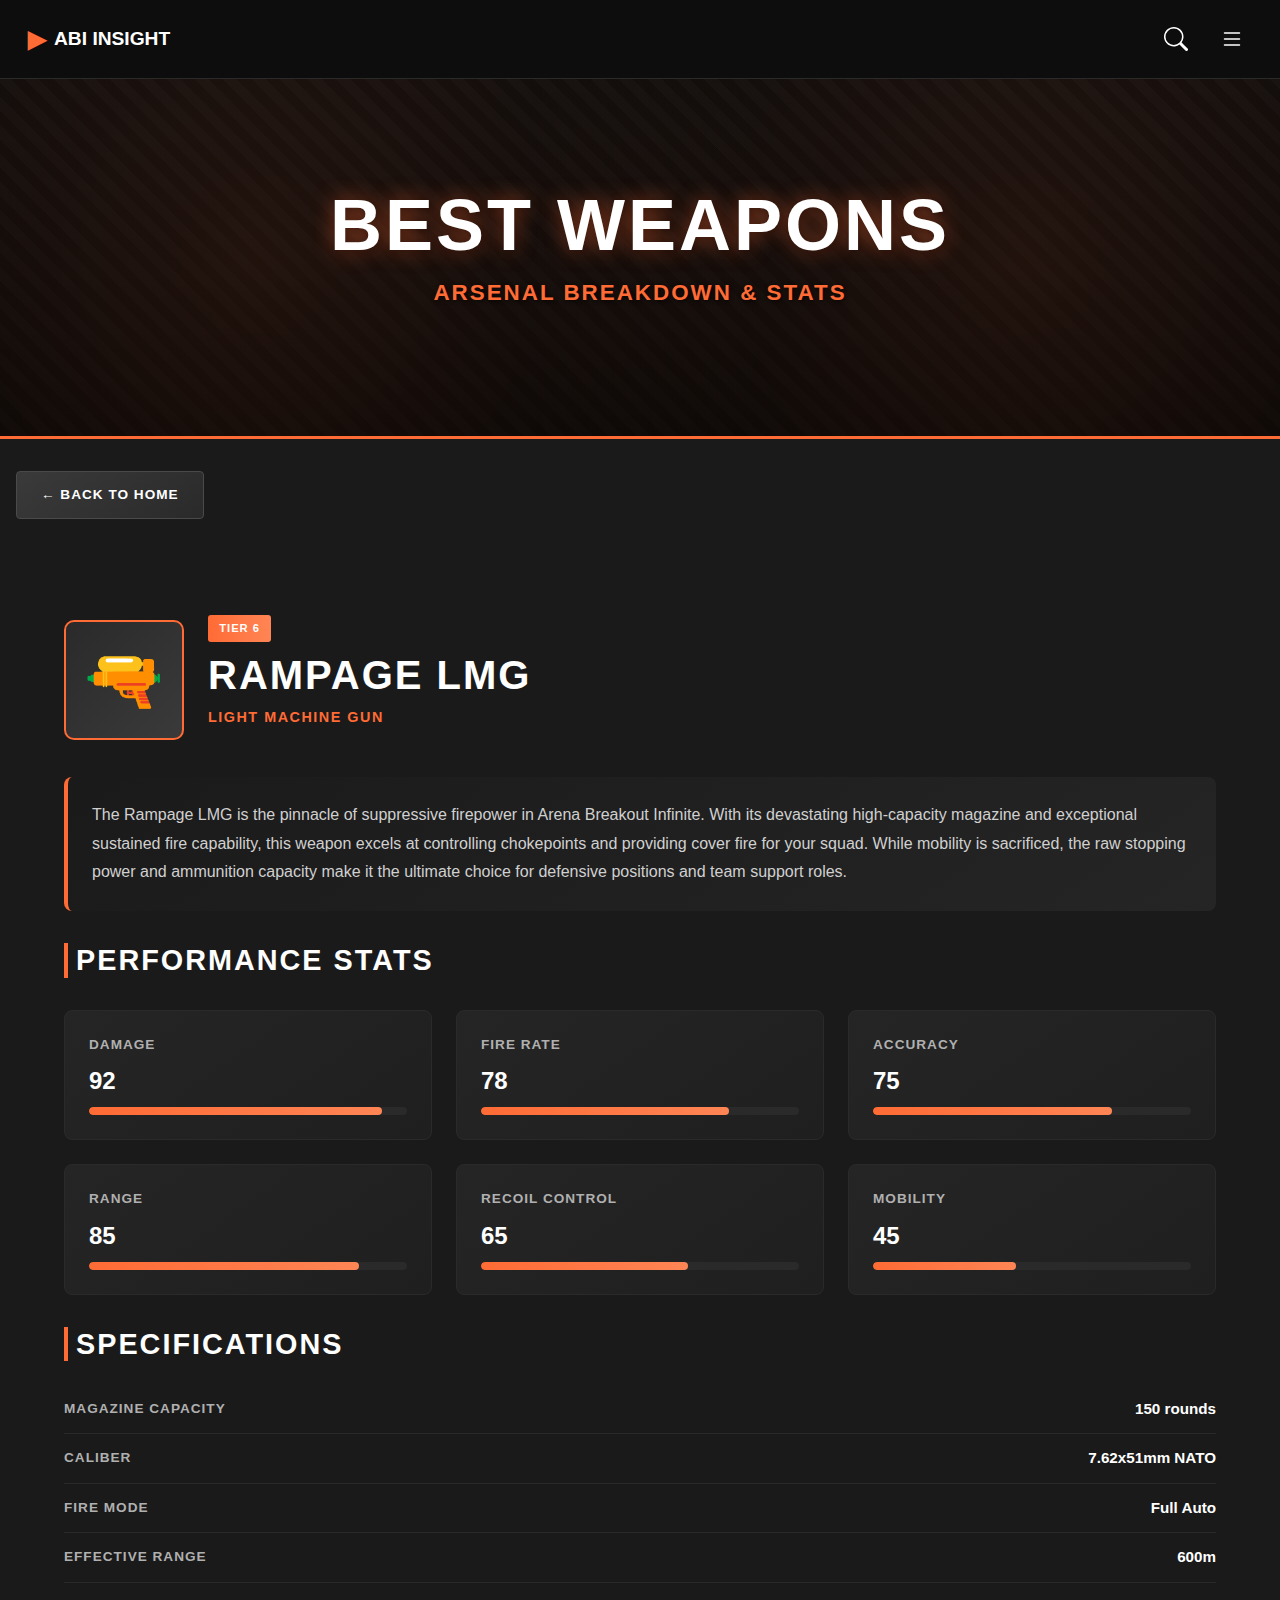
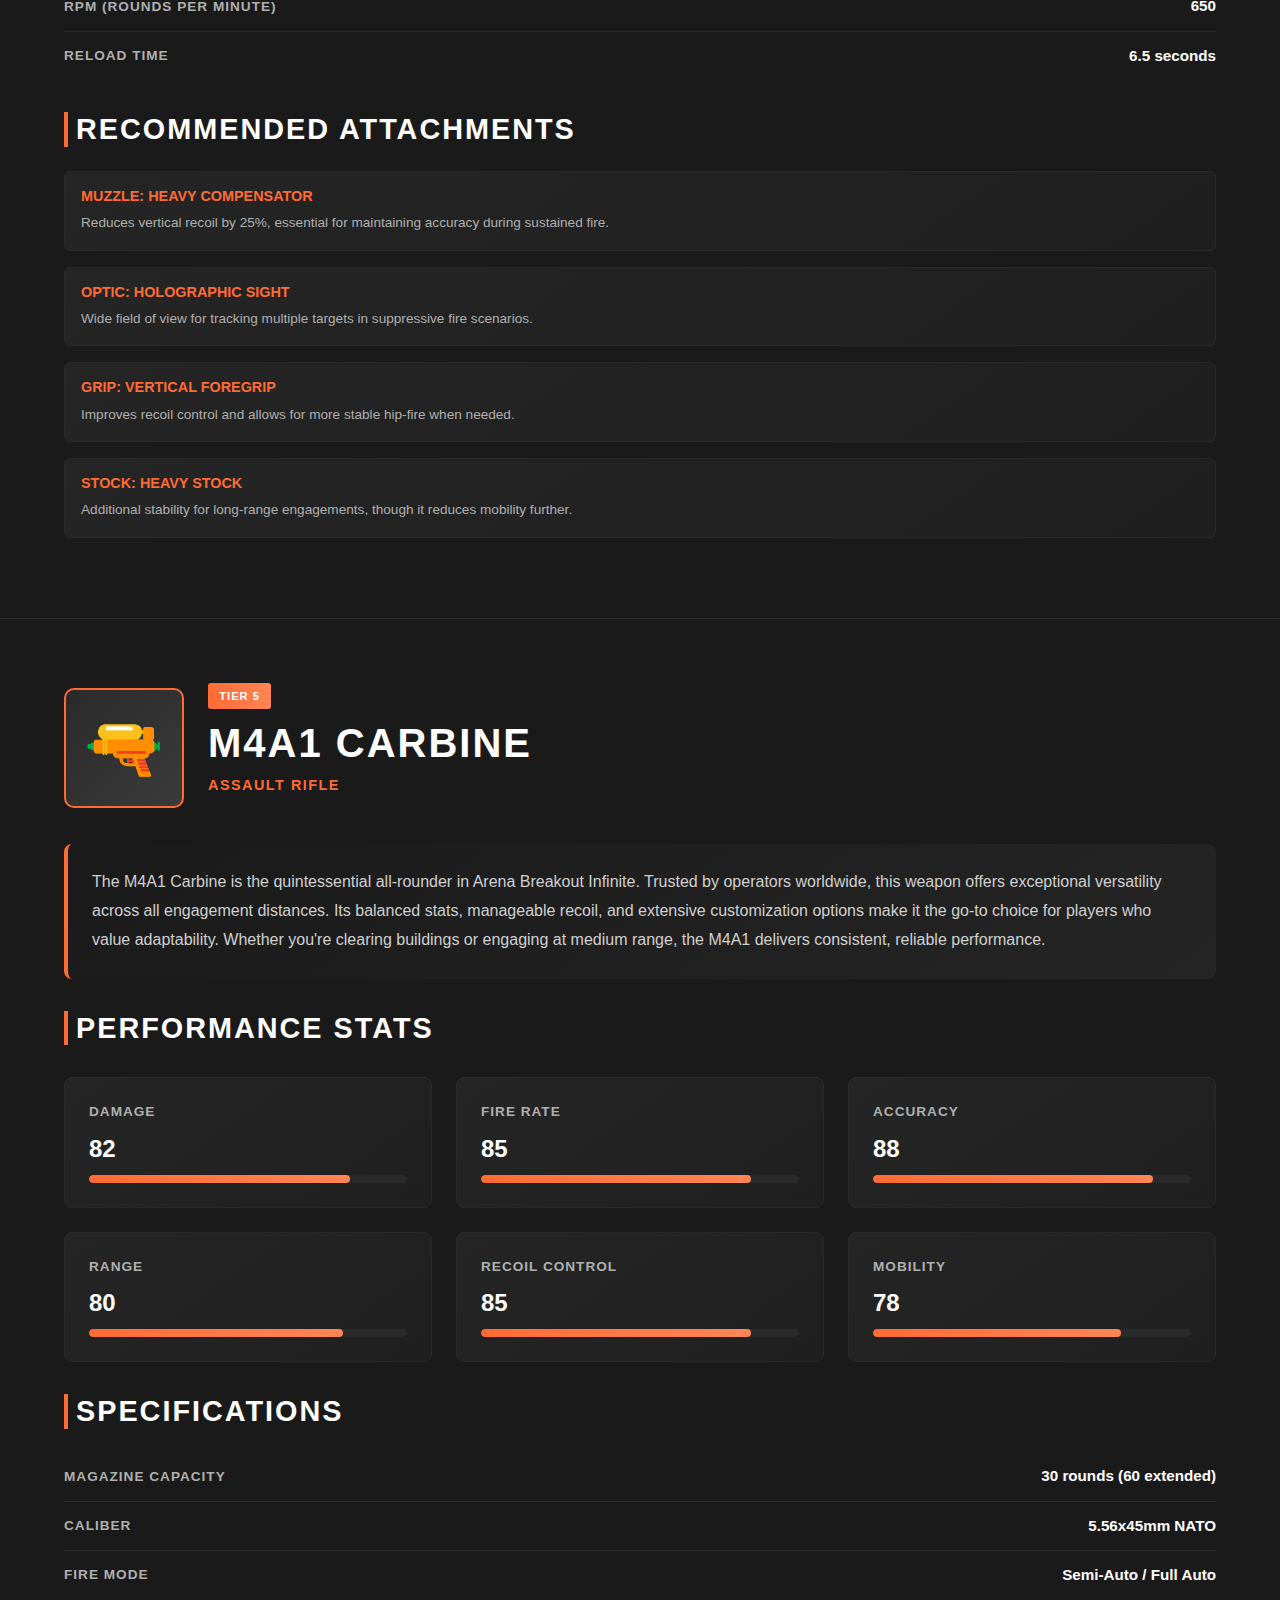
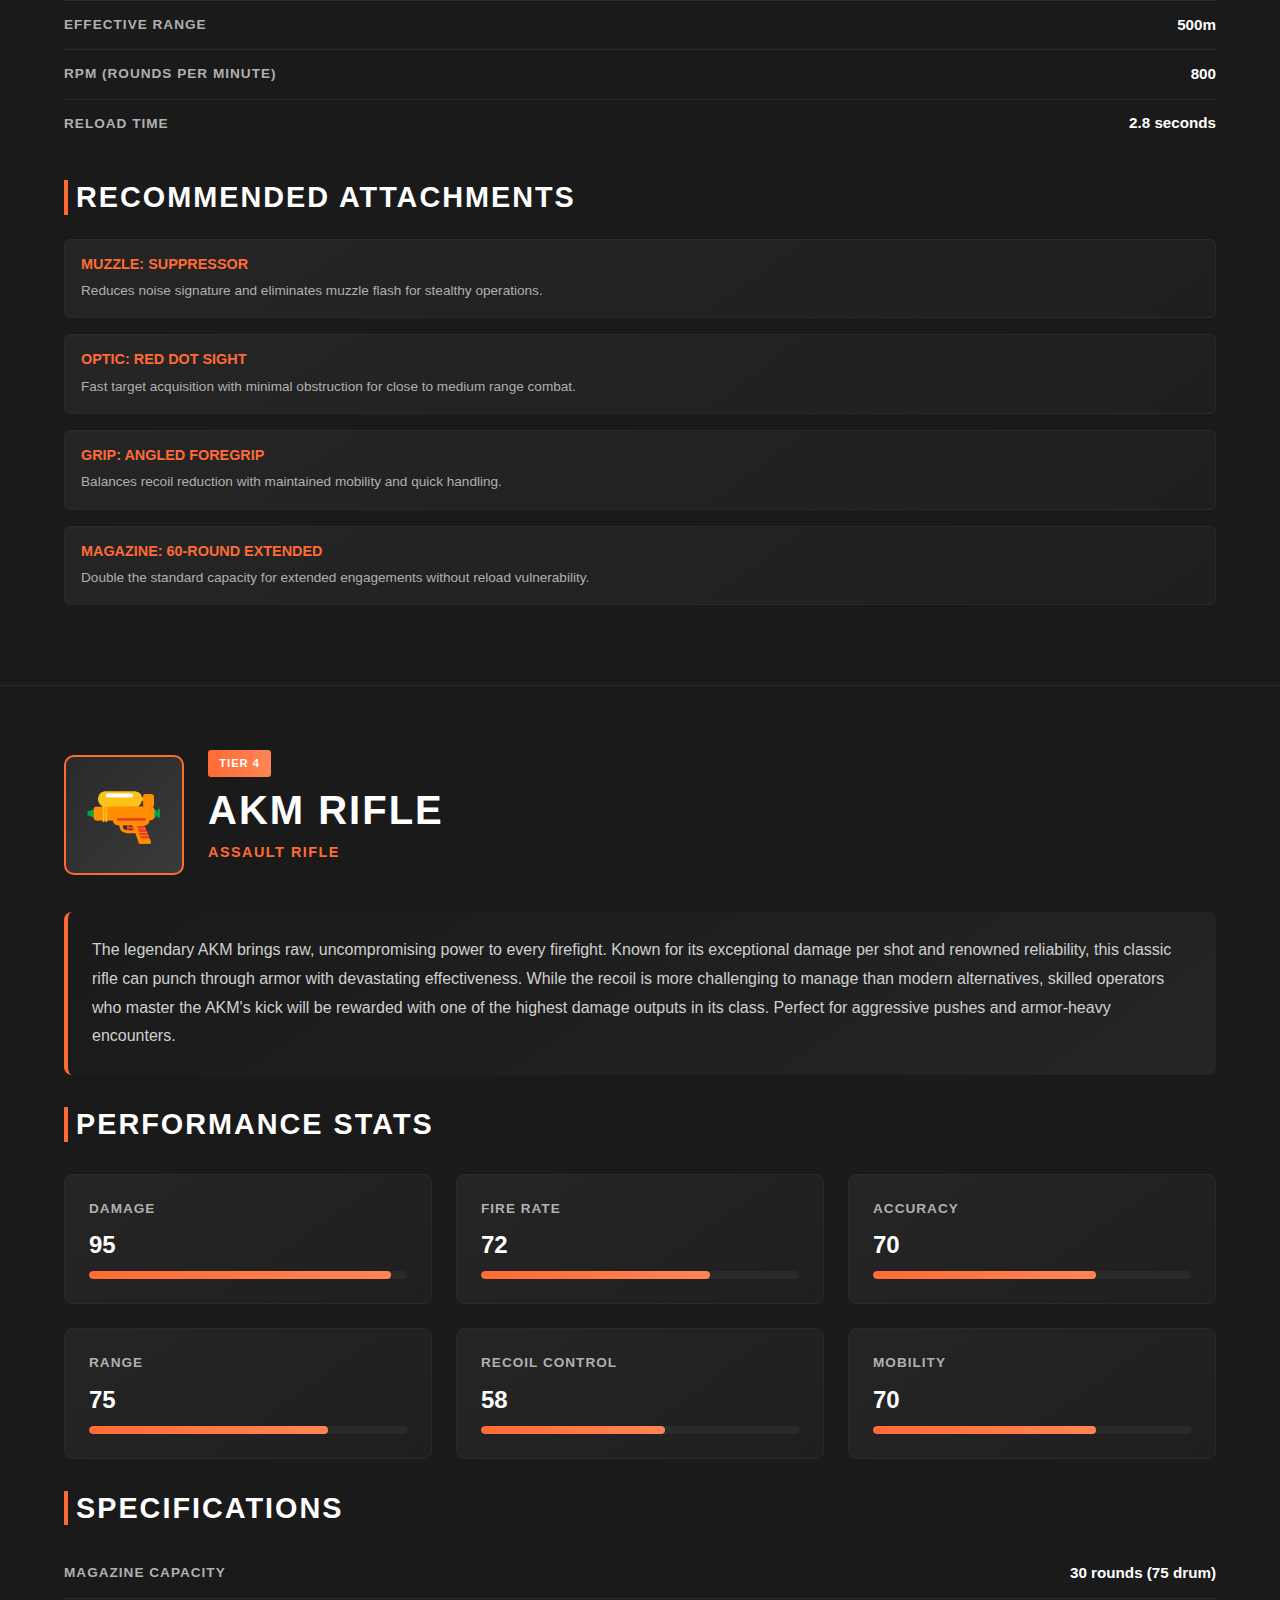
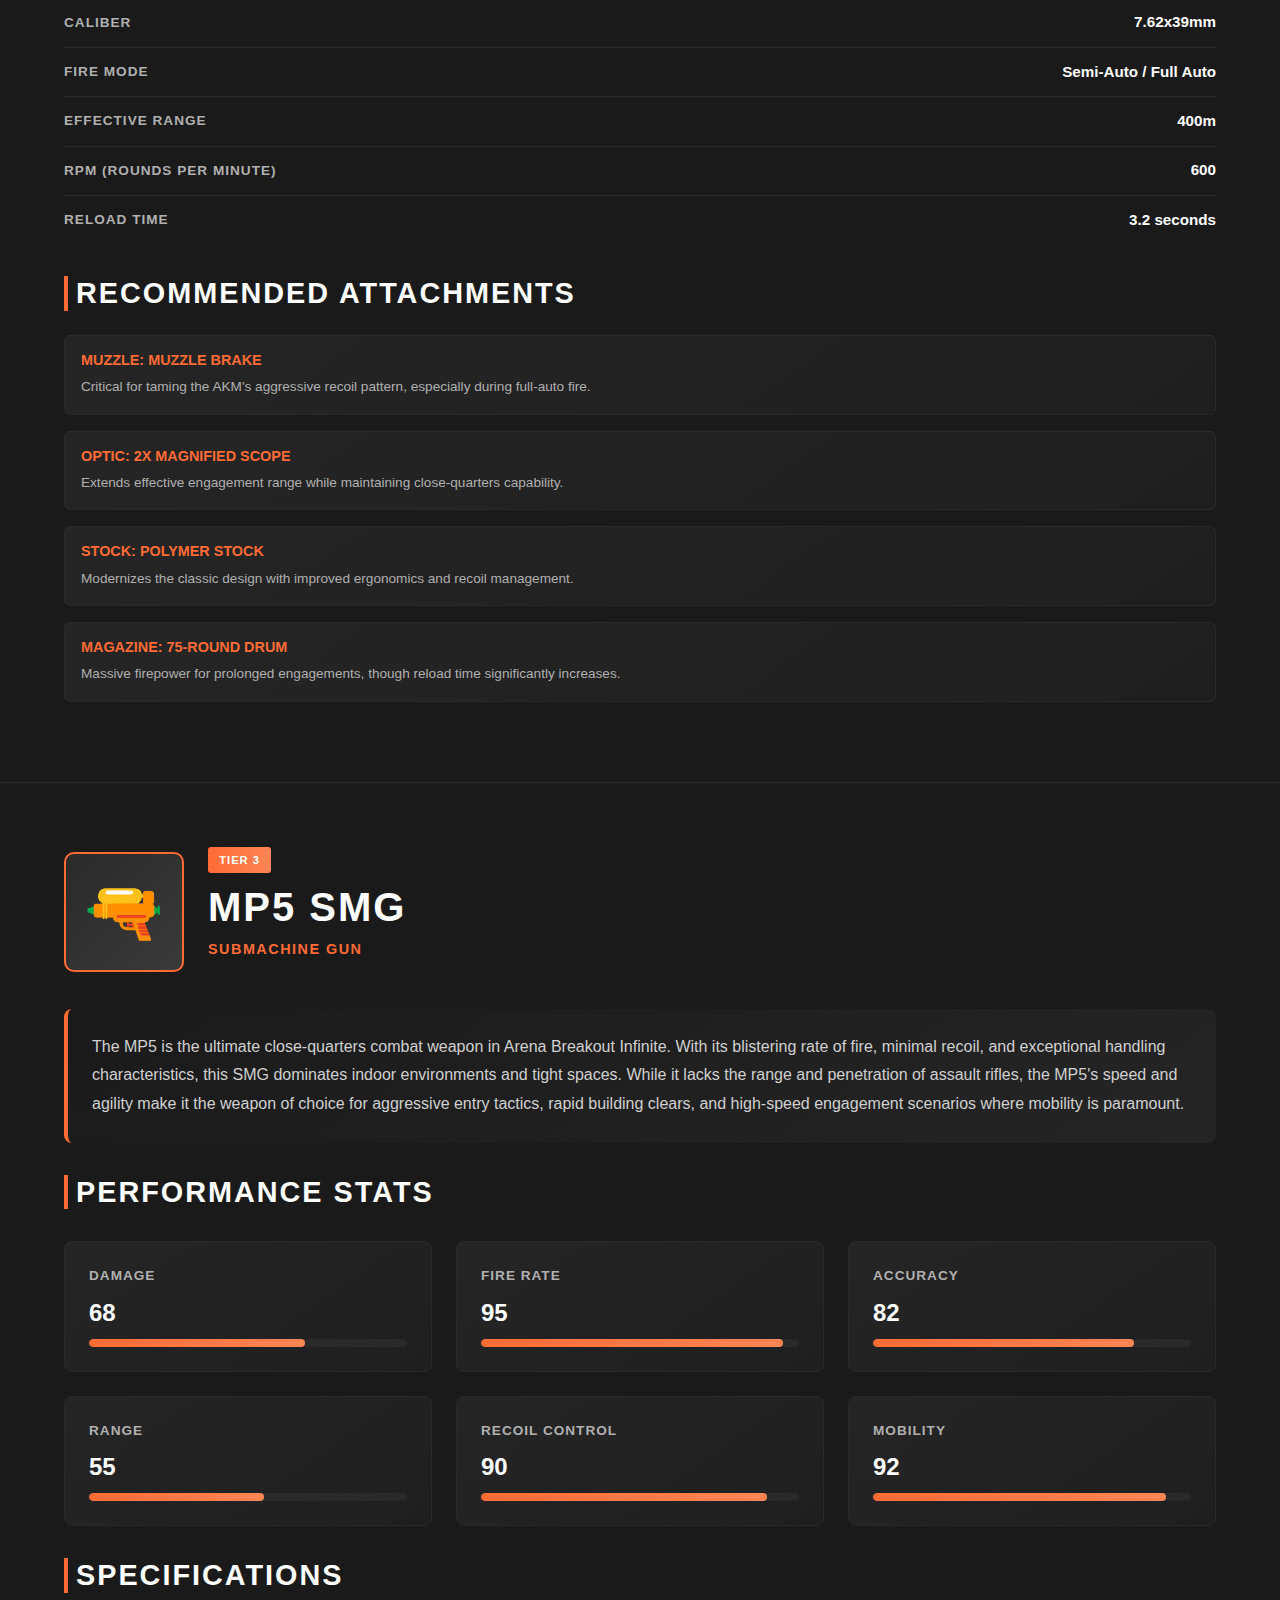
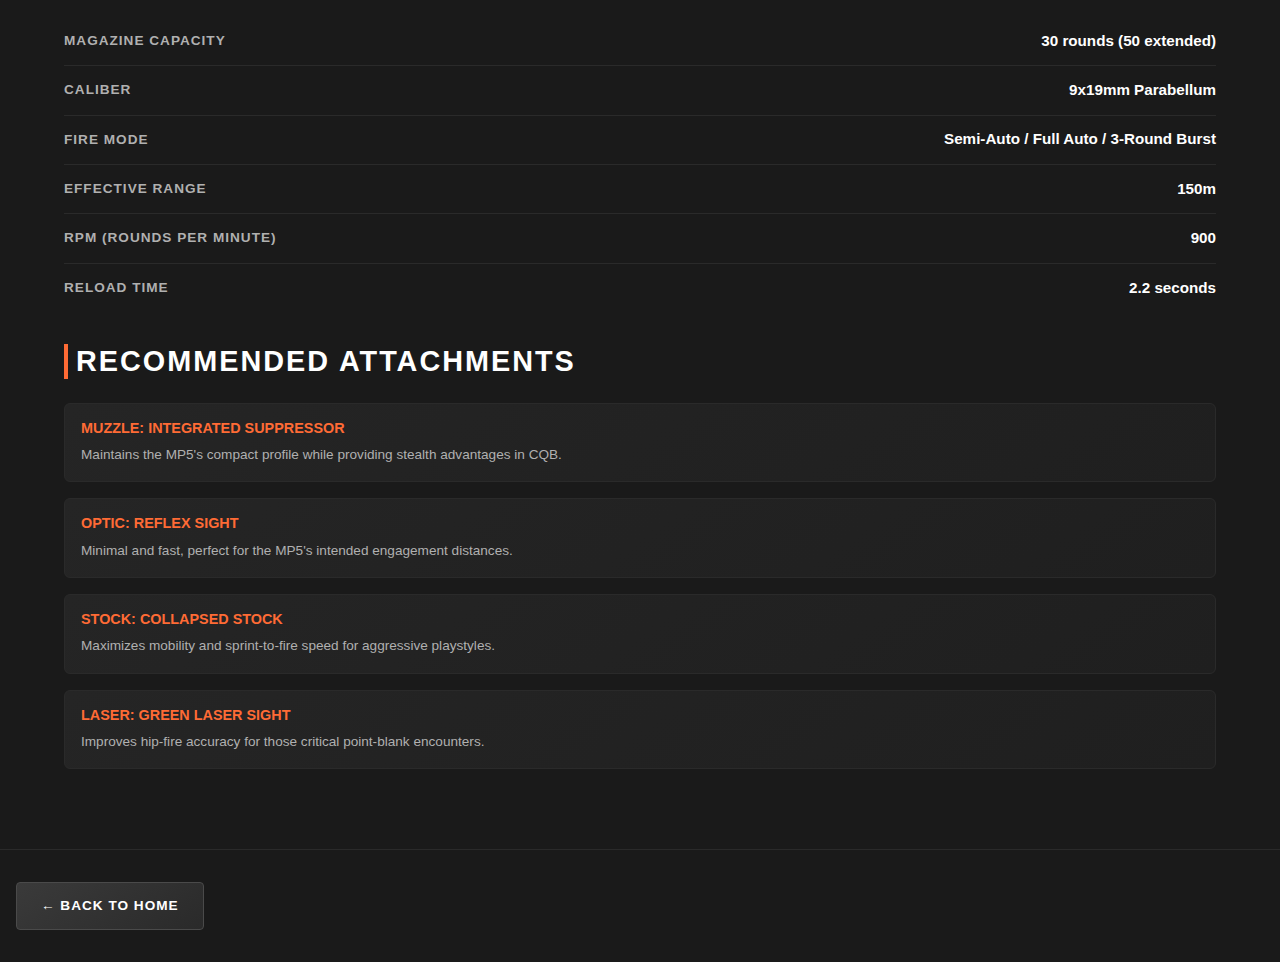
<file: best-weapons.html>
<!DOCTYPE html>
<html lang="en">
<head>
    <meta charset="UTF-8">
    <meta name="viewport" content="width=device-width, initial-scale=1.0">
    <title>Best Weapons - ABI Insight</title>
    <link href="https://cdn.jsdelivr.net/npm/bootstrap@5.3.0/dist/css/bootstrap.min.css" rel="stylesheet">
    <link rel="stylesheet" href="assets/styles/style.css">
    <style>
        .weapon-detail-section {
            padding: 3rem 1rem;
            border-bottom: 1px solid #2a2a2a;
        }

        .weapon-header {
            display: flex;
            align-items: center;
            gap: 1.5rem;
            margin-bottom: 2rem;
            flex-wrap: wrap;
        }

        .weapon-icon {
            width: 100px;
            height: 100px;
            background: linear-gradient(135deg, #2a2a2a 0%, #3a3a3a 100%);
            border-radius: 10px;
            display: flex;
            align-items: center;
            justify-content: center;
            font-size: 3rem;
            border: 2px solid #ff6b35;
        }

        .weapon-title-block h2 {
            font-size: 2rem;
            font-weight: 800;
            margin-bottom: 0.5rem;
            color: #ffffff;
            text-transform: uppercase;
            letter-spacing: 2px;
        }

        .weapon-category {
            color: #ff6b35;
            font-size: 0.9rem;
            text-transform: uppercase;
            letter-spacing: 1.5px;
            font-weight: 600;
        }

        .stats-grid {
            display: grid;
            grid-template-columns: repeat(auto-fit, minmax(250px, 1fr));
            gap: 1.5rem;
            margin: 2rem 0;
        }

        .stat-card {
            background: linear-gradient(145deg, #252525 0%, #1f1f1f 100%);
            padding: 1.5rem;
            border-radius: 8px;
            border: 1px solid #2a2a2a;
            transition: all 0.3s ease;
        }

        .stat-card:hover {
            border-color: #ff6b35;
            box-shadow: 0 4px 15px rgba(255, 107, 53, 0.2);
        }

        .stat-label {
            color: #b0b0b0;
            font-size: 0.85rem;
            text-transform: uppercase;
            letter-spacing: 1px;
            margin-bottom: 0.5rem;
            font-weight: 600;
        }

        .stat-value {
            color: #ffffff;
            font-size: 1.5rem;
            font-weight: 700;
        }

        .stat-bar {
            height: 8px;
            background: #2a2a2a;
            border-radius: 4px;
            margin-top: 0.5rem;
            overflow: hidden;
        }

        .stat-bar-fill {
            height: 100%;
            background: linear-gradient(90deg, #ff6b35 0%, #ff8555 100%);
            border-radius: 4px;
            transition: width 0.5s ease;
        }

        .weapon-description {
            background: linear-gradient(145deg, #1a1a1a 0%, #252525 100%);
            padding: 1.5rem;
            border-radius: 8px;
            border-left: 4px solid #ff6b35;
            margin: 1.5rem 0;
        }

        .weapon-description p {
            color: #d0d0d0;
            line-height: 1.8;
            margin: 0;
        }

        .specs-list {
            list-style: none;
            padding: 0;
            margin: 1.5rem 0;
        }

        .specs-list li {
            padding: 0.8rem 0;
            border-bottom: 1px solid #2a2a2a;
            display: flex;
            justify-content: space-between;
            align-items: center;
        }

        .specs-list li:last-child {
            border-bottom: none;
        }

        .spec-name {
            color: #b0b0b0;
            font-weight: 600;
            text-transform: uppercase;
            font-size: 0.85rem;
            letter-spacing: 1px;
        }

        .spec-value {
            color: #ffffff;
            font-weight: 700;
            font-size: 0.95rem;
        }

        .attachments-section {
            margin-top: 2rem;
        }

        .attachment-card {
            background: linear-gradient(145deg, #252525 0%, #1f1f1f 100%);
            padding: 1rem;
            border-radius: 6px;
            border: 1px solid #2a2a2a;
            margin-bottom: 1rem;
        }

        .attachment-card h4 {
            color: #ff6b35;
            font-size: 0.9rem;
            text-transform: uppercase;
            margin-bottom: 0.5rem;
            font-weight: 700;
        }

        .attachment-card p {
            color: #b0b0b0;
            font-size: 0.85rem;
            margin: 0;
        }

        .back-button {
            display: inline-block;
            margin: 2rem 1rem;
            padding: 0.8rem 1.5rem;
            background: linear-gradient(145deg, #3a3a3a 0%, #2a2a2a 100%);
            color: #ffffff;
            text-decoration: none;
            border-radius: 4px;
            border: 1px solid #4a4a4a;
            text-transform: uppercase;
            font-size: 0.85rem;
            font-weight: 600;
            letter-spacing: 1px;
            transition: all 0.3s ease;
        }

        .back-button:hover {
            background: linear-gradient(145deg, #ff6b35 0%, #ff8555 100%);
            border-color: #ff6b35;
            color: #ffffff;
            transform: translateY(-2px);
            box-shadow: 0 4px 12px rgba(255, 107, 53, 0.3);
        }

        @media (min-width: 768px) {
            .weapon-detail-section {
                padding: 3rem 2rem;
            }

            .weapon-icon {
                width: 120px;
                height: 120px;
                font-size: 4rem;
            }

            .weapon-title-block h2 {
                font-size: 2.5rem;
            }
        }

        @media (min-width: 1024px) {
            .weapon-detail-section {
                padding: 4rem;
            }

            .stats-grid {
                grid-template-columns: repeat(3, 1fr);
            }
        }
    </style>
</head>
<body>
    <!-- Navigation -->
    <nav class="navbar navbar-dark">
        <div class="container-fluid">
            <a class="navbar-brand" href="index.html">
                <span class="brand-icon">▶</span> ABI INSIGHT
            </a>
            <div class="nav-icons">
                <button class="btn-icon">
                    <svg width="24" height="24" fill="currentColor" viewBox="0 0 16 16">
                        <path d="M11.742 10.344a6.5 6.5 0 1 0-1.397 1.398h-.001c.03.04.062.078.098.115l3.85 3.85a1 1 0 0 0 1.415-1.414l-3.85-3.85a1.007 1.007 0 0 0-.115-.1zM12 6.5a5.5 5.5 0 1 1-11 0 5.5 5.5 0 0 1 11 0z"/>
                    </svg>
                </button>
                <button class="btn-icon">
                    <svg width="24" height="24" fill="currentColor" viewBox="0 0 16 16">
                        <path fill-rule="evenodd" d="M2.5 12a.5.5 0 0 1 .5-.5h10a.5.5 0 0 1 0 1H3a.5.5 0 0 1-.5-.5zm0-4a.5.5 0 0 1 .5-.5h10a.5.5 0 0 1 0 1H3a.5.5 0 0 1-.5-.5zm0-4a.5.5 0 0 1 .5-.5h10a.5.5 0 0 1 0 1H3a.5.5 0 0 1-.5-.5z"/>
                    </svg>
                </button>
            </div>
        </div>
    </nav>

    <!-- Hero Section -->
    <section class="hero-section" style="height: 40vh;">
        <div class="hero-content">
            <h1 class="hero-title">BEST WEAPONS</h1>
            <p class="hero-subtitle">ARSENAL BREAKDOWN & STATS</p>
        </div>
    </section>

    <a href="index.html" class="back-button">← BACK TO HOME</a>

    <!-- Weapon 1: RAMPAGE LMG -->
    <section class="weapon-detail-section" id="rampage-lmg">
        <div class="weapon-header">
            <div class="weapon-icon">🔫</div>
            <div class="weapon-title-block">
                <span class="badge-tier">TIER 6</span>
                <h2>RAMPAGE LMG</h2>
                <p class="weapon-category">Light Machine Gun</p>
            </div>
        </div>

        <div class="weapon-description">
            <p>The Rampage LMG is the pinnacle of suppressive firepower in Arena Breakout Infinite. With its devastating high-capacity magazine and exceptional sustained fire capability, this weapon excels at controlling chokepoints and providing cover fire for your squad. While mobility is sacrificed, the raw stopping power and ammunition capacity make it the ultimate choice for defensive positions and team support roles.</p>
        </div>

        <h3 class="section-title" style="margin-top: 2rem;">Performance Stats</h3>
        <div class="stats-grid">
            <div class="stat-card">
                <div class="stat-label">Damage</div>
                <div class="stat-value">92</div>
                <div class="stat-bar">
                    <div class="stat-bar-fill" style="width: 92%;"></div>
                </div>
            </div>
            <div class="stat-card">
                <div class="stat-label">Fire Rate</div>
                <div class="stat-value">78</div>
                <div class="stat-bar">
                    <div class="stat-bar-fill" style="width: 78%;"></div>
                </div>
            </div>
            <div class="stat-card">
                <div class="stat-label">Accuracy</div>
                <div class="stat-value">75</div>
                <div class="stat-bar">
                    <div class="stat-bar-fill" style="width: 75%;"></div>
                </div>
            </div>
            <div class="stat-card">
                <div class="stat-label">Range</div>
                <div class="stat-value">85</div>
                <div class="stat-bar">
                    <div class="stat-bar-fill" style="width: 85%;"></div>
                </div>
            </div>
            <div class="stat-card">
                <div class="stat-label">Recoil Control</div>
                <div class="stat-value">65</div>
                <div class="stat-bar">
                    <div class="stat-bar-fill" style="width: 65%;"></div>
                </div>
            </div>
            <div class="stat-card">
                <div class="stat-label">Mobility</div>
                <div class="stat-value">45</div>
                <div class="stat-bar">
                    <div class="stat-bar-fill" style="width: 45%;"></div>
                </div>
            </div>
        </div>

        <h3 class="section-title">Specifications</h3>
        <ul class="specs-list">
            <li><span class="spec-name">Magazine Capacity</span> <span class="spec-value">150 rounds</span></li>
            <li><span class="spec-name">Caliber</span> <span class="spec-value">7.62x51mm NATO</span></li>
            <li><span class="spec-name">Fire Mode</span> <span class="spec-value">Full Auto</span></li>
            <li><span class="spec-name">Effective Range</span> <span class="spec-value">600m</span></li>
            <li><span class="spec-name">RPM (Rounds Per Minute)</span> <span class="spec-value">650</span></li>
            <li><span class="spec-name">Reload Time</span> <span class="spec-value">6.5 seconds</span></li>
        </ul>

        <div class="attachments-section">
            <h3 class="section-title">Recommended Attachments</h3>
            <div class="attachment-card">
                <h4>Muzzle: Heavy Compensator</h4>
                <p>Reduces vertical recoil by 25%, essential for maintaining accuracy during sustained fire.</p>
            </div>
            <div class="attachment-card">
                <h4>Optic: Holographic Sight</h4>
                <p>Wide field of view for tracking multiple targets in suppressive fire scenarios.</p>
            </div>
            <div class="attachment-card">
                <h4>Grip: Vertical Foregrip</h4>
                <p>Improves recoil control and allows for more stable hip-fire when needed.</p>
            </div>
            <div class="attachment-card">
                <h4>Stock: Heavy Stock</h4>
                <p>Additional stability for long-range engagements, though it reduces mobility further.</p>
            </div>
        </div>
    </section>

    <!-- Weapon 2: M4A1 CARBINE -->
    <section class="weapon-detail-section" id="m4a1-carbine">
        <div class="weapon-header">
            <div class="weapon-icon">🔫</div>
            <div class="weapon-title-block">
                <span class="badge-tier">TIER 5</span>
                <h2>M4A1 CARBINE</h2>
                <p class="weapon-category">Assault Rifle</p>
            </div>
        </div>

        <div class="weapon-description">
            <p>The M4A1 Carbine is the quintessential all-rounder in Arena Breakout Infinite. Trusted by operators worldwide, this weapon offers exceptional versatility across all engagement distances. Its balanced stats, manageable recoil, and extensive customization options make it the go-to choice for players who value adaptability. Whether you're clearing buildings or engaging at medium range, the M4A1 delivers consistent, reliable performance.</p>
        </div>

        <h3 class="section-title" style="margin-top: 2rem;">Performance Stats</h3>
        <div class="stats-grid">
            <div class="stat-card">
                <div class="stat-label">Damage</div>
                <div class="stat-value">82</div>
                <div class="stat-bar">
                    <div class="stat-bar-fill" style="width: 82%;"></div>
                </div>
            </div>
            <div class="stat-card">
                <div class="stat-label">Fire Rate</div>
                <div class="stat-value">85</div>
                <div class="stat-bar">
                    <div class="stat-bar-fill" style="width: 85%;"></div>
                </div>
            </div>
            <div class="stat-card">
                <div class="stat-label">Accuracy</div>
                <div class="stat-value">88</div>
                <div class="stat-bar">
                    <div class="stat-bar-fill" style="width: 88%;"></div>
                </div>
            </div>
            <div class="stat-card">
                <div class="stat-label">Range</div>
                <div class="stat-value">80</div>
                <div class="stat-bar">
                    <div class="stat-bar-fill" style="width: 80%;"></div>
                </div>
            </div>
            <div class="stat-card">
                <div class="stat-label">Recoil Control</div>
                <div class="stat-value">85</div>
                <div class="stat-bar">
                    <div class="stat-bar-fill" style="width: 85%;"></div>
                </div>
            </div>
            <div class="stat-card">
                <div class="stat-label">Mobility</div>
                <div class="stat-value">78</div>
                <div class="stat-bar">
                    <div class="stat-bar-fill" style="width: 78%;"></div>
                </div>
            </div>
        </div>

        <h3 class="section-title">Specifications</h3>
        <ul class="specs-list">
            <li><span class="spec-name">Magazine Capacity</span> <span class="spec-value">30 rounds (60 extended)</span></li>
            <li><span class="spec-name">Caliber</span> <span class="spec-value">5.56x45mm NATO</span></li>
            <li><span class="spec-name">Fire Mode</span> <span class="spec-value">Semi-Auto / Full Auto</span></li>
            <li><span class="spec-name">Effective Range</span> <span class="spec-value">500m</span></li>
            <li><span class="spec-name">RPM (Rounds Per Minute)</span> <span class="spec-value">800</span></li>
            <li><span class="spec-name">Reload Time</span> <span class="spec-value">2.8 seconds</span></li>
        </ul>

        <div class="attachments-section">
            <h3 class="section-title">Recommended Attachments</h3>
            <div class="attachment-card">
                <h4>Muzzle: Suppressor</h4>
                <p>Reduces noise signature and eliminates muzzle flash for stealthy operations.</p>
            </div>
            <div class="attachment-card">
                <h4>Optic: Red Dot Sight</h4>
                <p>Fast target acquisition with minimal obstruction for close to medium range combat.</p>
            </div>
            <div class="attachment-card">
                <h4>Grip: Angled Foregrip</h4>
                <p>Balances recoil reduction with maintained mobility and quick handling.</p>
            </div>
            <div class="attachment-card">
                <h4>Magazine: 60-Round Extended</h4>
                <p>Double the standard capacity for extended engagements without reload vulnerability.</p>
            </div>
        </div>
    </section>

    <!-- Weapon 3: AKM RIFLE -->
    <section class="weapon-detail-section" id="akm-rifle">
        <div class="weapon-header">
            <div class="weapon-icon">🔫</div>
            <div class="weapon-title-block">
                <span class="badge-tier">TIER 4</span>
                <h2>AKM RIFLE</h2>
                <p class="weapon-category">Assault Rifle</p>
            </div>
        </div>

        <div class="weapon-description">
            <p>The legendary AKM brings raw, uncompromising power to every firefight. Known for its exceptional damage per shot and renowned reliability, this classic rifle can punch through armor with devastating effectiveness. While the recoil is more challenging to manage than modern alternatives, skilled operators who master the AKM's kick will be rewarded with one of the highest damage outputs in its class. Perfect for aggressive pushes and armor-heavy encounters.</p>
        </div>

        <h3 class="section-title" style="margin-top: 2rem;">Performance Stats</h3>
        <div class="stats-grid">
            <div class="stat-card">
                <div class="stat-label">Damage</div>
                <div class="stat-value">95</div>
                <div class="stat-bar">
                    <div class="stat-bar-fill" style="width: 95%;"></div>
                </div>
            </div>
            <div class="stat-card">
                <div class="stat-label">Fire Rate</div>
                <div class="stat-value">72</div>
                <div class="stat-bar">
                    <div class="stat-bar-fill" style="width: 72%;"></div>
                </div>
            </div>
            <div class="stat-card">
                <div class="stat-label">Accuracy</div>
                <div class="stat-value">70</div>
                <div class="stat-bar">
                    <div class="stat-bar-fill" style="width: 70%;"></div>
                </div>
            </div>
            <div class="stat-card">
                <div class="stat-label">Range</div>
                <div class="stat-value">75</div>
                <div class="stat-bar">
                    <div class="stat-bar-fill" style="width: 75%;"></div>
                </div>
            </div>
            <div class="stat-card">
                <div class="stat-label">Recoil Control</div>
                <div class="stat-value">58</div>
                <div class="stat-bar">
                    <div class="stat-bar-fill" style="width: 58%;"></div>
                </div>
            </div>
            <div class="stat-card">
                <div class="stat-label">Mobility</div>
                <div class="stat-value">70</div>
                <div class="stat-bar">
                    <div class="stat-bar-fill" style="width: 70%;"></div>
                </div>
            </div>
        </div>

        <h3 class="section-title">Specifications</h3>
        <ul class="specs-list">
            <li><span class="spec-name">Magazine Capacity</span> <span class="spec-value">30 rounds (75 drum)</span></li>
            <li><span class="spec-name">Caliber</span> <span class="spec-value">7.62x39mm</span></li>
            <li><span class="spec-name">Fire Mode</span> <span class="spec-value">Semi-Auto / Full Auto</span></li>
            <li><span class="spec-name">Effective Range</span> <span class="spec-value">400m</span></li>
            <li><span class="spec-name">RPM (Rounds Per Minute)</span> <span class="spec-value">600</span></li>
            <li><span class="spec-name">Reload Time</span> <span class="spec-value">3.2 seconds</span></li>
        </ul>

        <div class="attachments-section">
            <h3 class="section-title">Recommended Attachments</h3>
            <div class="attachment-card">
                <h4>Muzzle: Muzzle Brake</h4>
                <p>Critical for taming the AKM's aggressive recoil pattern, especially during full-auto fire.</p>
            </div>
            <div class="attachment-card">
                <h4>Optic: 2x Magnified Scope</h4>
                <p>Extends effective engagement range while maintaining close-quarters capability.</p>
            </div>
            <div class="attachment-card">
                <h4>Stock: Polymer Stock</h4>
                <p>Modernizes the classic design with improved ergonomics and recoil management.</p>
            </div>
            <div class="attachment-card">
                <h4>Magazine: 75-Round Drum</h4>
                <p>Massive firepower for prolonged engagements, though reload time significantly increases.</p>
            </div>
        </div>
    </section>

    <!-- Weapon 4: MP5 SMG -->
    <section class="weapon-detail-section" id="mp5-smg">
        <div class="weapon-header">
            <div class="weapon-icon">🔫</div>
            <div class="weapon-title-block">
                <span class="badge-tier">TIER 3</span>
                <h2>MP5 SMG</h2>
                <p class="weapon-category">Submachine Gun</p>
            </div>
        </div>

        <div class="weapon-description">
            <p>The MP5 is the ultimate close-quarters combat weapon in Arena Breakout Infinite. With its blistering rate of fire, minimal recoil, and exceptional handling characteristics, this SMG dominates indoor environments and tight spaces. While it lacks the range and penetration of assault rifles, the MP5's speed and agility make it the weapon of choice for aggressive entry tactics, rapid building clears, and high-speed engagement scenarios where mobility is paramount.</p>
        </div>

        <h3 class="section-title" style="margin-top: 2rem;">Performance Stats</h3>
        <div class="stats-grid">
            <div class="stat-card">
                <div class="stat-label">Damage</div>
                <div class="stat-value">68</div>
                <div class="stat-bar">
                    <div class="stat-bar-fill" style="width: 68%;"></div>
                </div>
            </div>
            <div class="stat-card">
                <div class="stat-label">Fire Rate</div>
                <div class="stat-value">95</div>
                <div class="stat-bar">
                    <div class="stat-bar-fill" style="width: 95%;"></div>
                </div>
            </div>
            <div class="stat-card">
                <div class="stat-label">Accuracy</div>
                <div class="stat-value">82</div>
                <div class="stat-bar">
                    <div class="stat-bar-fill" style="width: 82%;"></div>
                </div>
            </div>
            <div class="stat-card">
                <div class="stat-label">Range</div>
                <div class="stat-value">55</div>
                <div class="stat-bar">
                    <div class="stat-bar-fill" style="width: 55%;"></div>
                </div>
            </div>
            <div class="stat-card">
                <div class="stat-label">Recoil Control</div>
                <div class="stat-value">90</div>
                <div class="stat-bar">
                    <div class="stat-bar-fill" style="width: 90%;"></div>
                </div>
            </div>
            <div class="stat-card">
                <div class="stat-label">Mobility</div>
                <div class="stat-value">92</div>
                <div class="stat-bar">
                    <div class="stat-bar-fill" style="width: 92%;"></div>
                </div>
            </div>
        </div>

        <h3 class="section-title">Specifications</h3>
        <ul class="specs-list">
            <li><span class="spec-name">Magazine Capacity</span> <span class="spec-value">30 rounds (50 extended)</span></li>
            <li><span class="spec-name">Caliber</span> <span class="spec-value">9x19mm Parabellum</span></li>
            <li><span class="spec-name">Fire Mode</span> <span class="spec-value">Semi-Auto / Full Auto / 3-Round Burst</span></li>
            <li><span class="spec-name">Effective Range</span> <span class="spec-value">150m</span></li>
            <li><span class="spec-name">RPM (Rounds Per Minute)</span> <span class="spec-value">900</span></li>
            <li><span class="spec-name">Reload Time</span> <span class="spec-value">2.2 seconds</span></li>
        </ul>

        <div class="attachments-section">
            <h3 class="section-title">Recommended Attachments</h3>
            <div class="attachment-card">
                <h4>Muzzle: Integrated Suppressor</h4>
                <p>Maintains the MP5's compact profile while providing stealth advantages in CQB.</p>
            </div>
            <div class="attachment-card">
                <h4>Optic: Reflex Sight</h4>
                <p>Minimal and fast, perfect for the MP5's intended engagement distances.</p>
            </div>
            <div class="attachment-card">
                <h4>Stock: Collapsed Stock</h4>
                <p>Maximizes mobility and sprint-to-fire speed for aggressive playstyles.</p>
            </div>
            <div class="attachment-card">
                <h4>Laser: Green Laser Sight</h4>
                <p>Improves hip-fire accuracy for those critical point-blank encounters.</p>
            </div>
        </div>
    </section>

    <a href="index.html" class="back-button">← BACK TO HOME</a>

    <script src="https://cdn.jsdelivr.net/npm/bootstrap@5.3.0/dist/js/bootstrap.bundle.min.js"></script>
</body>
</html>
</file>
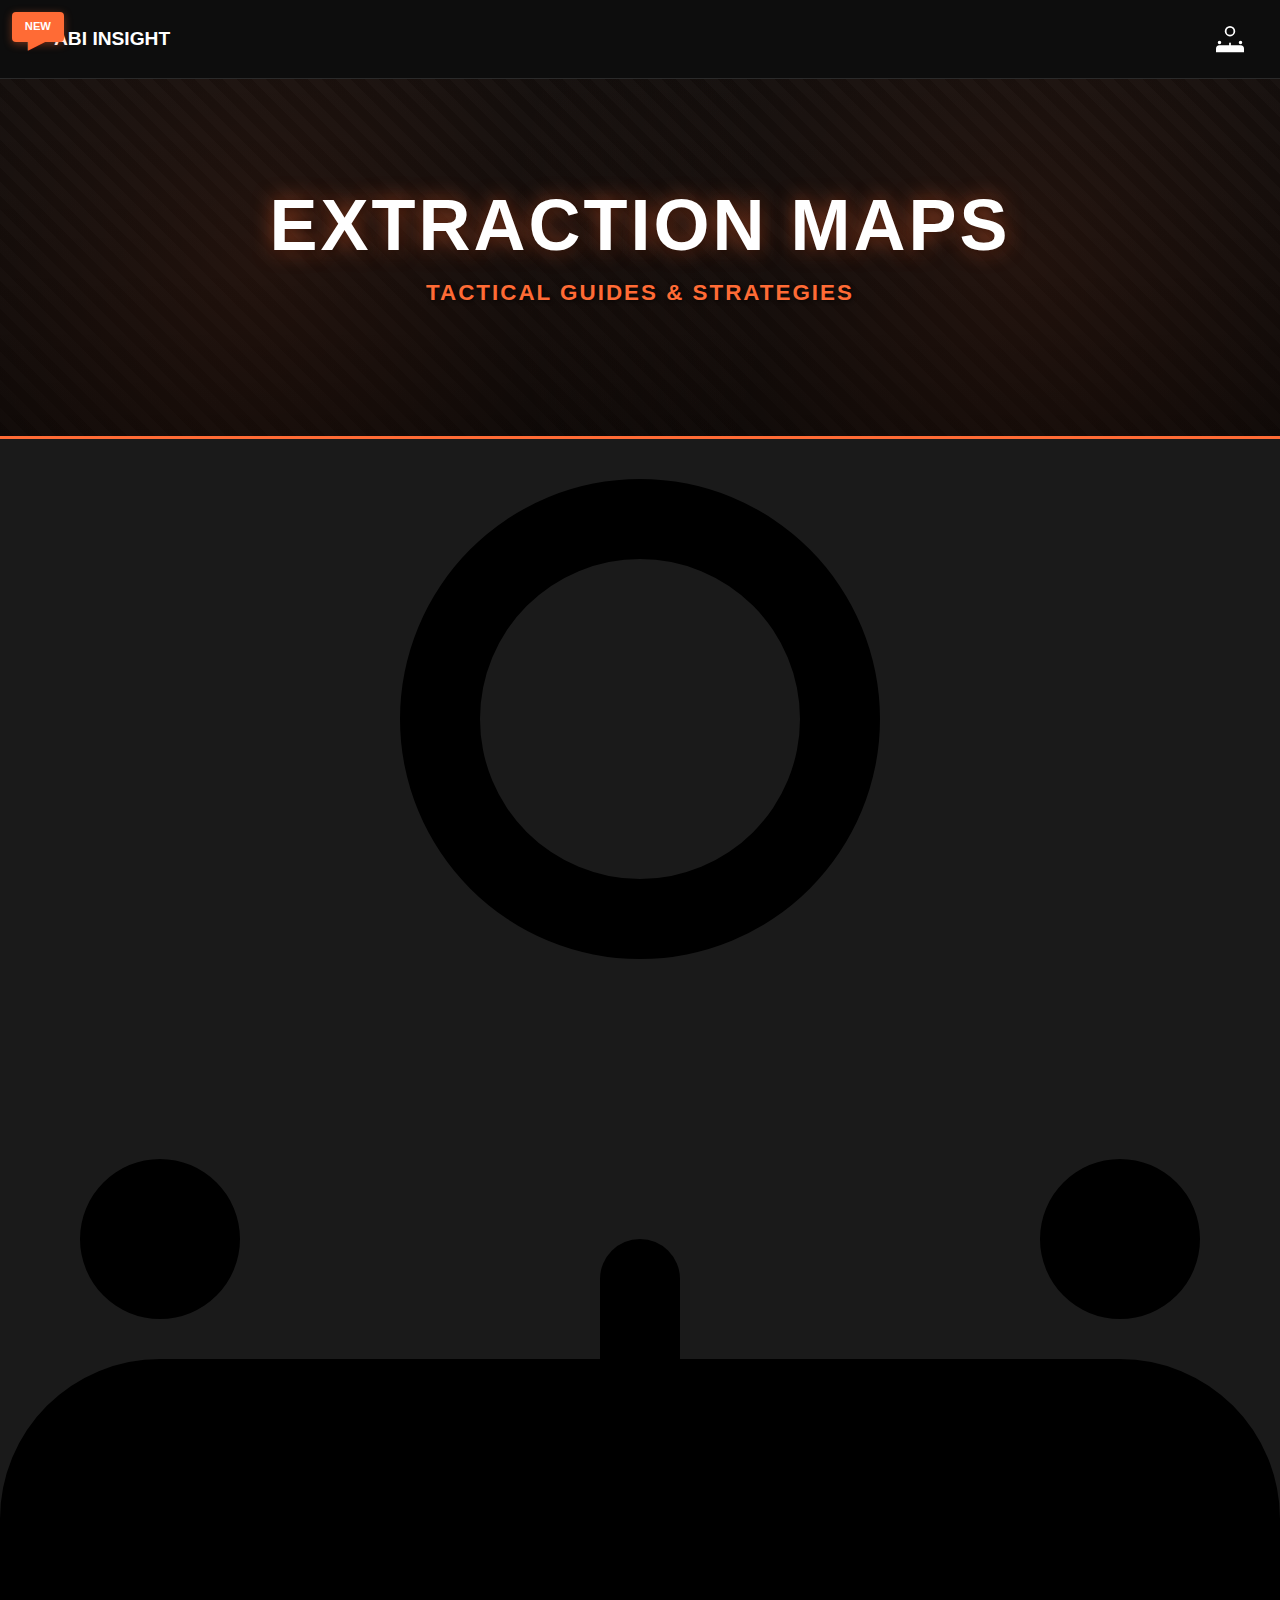
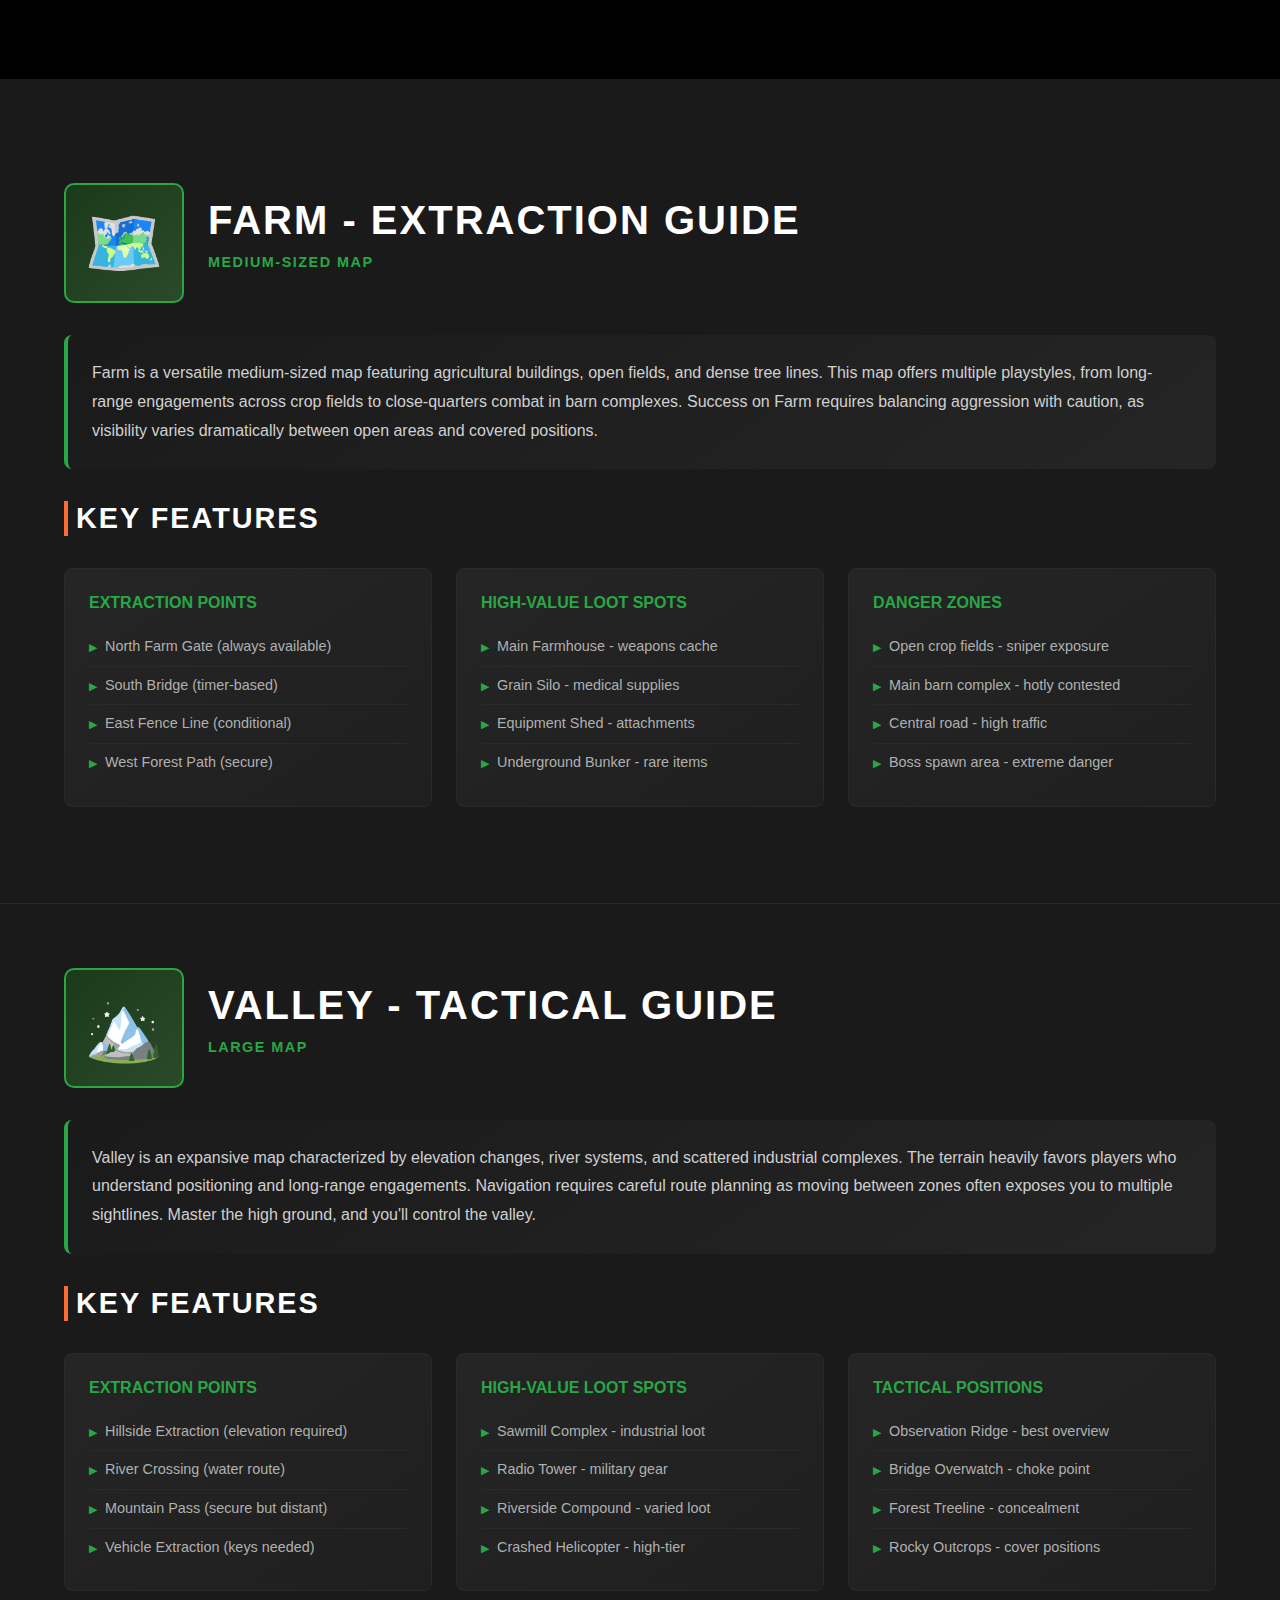
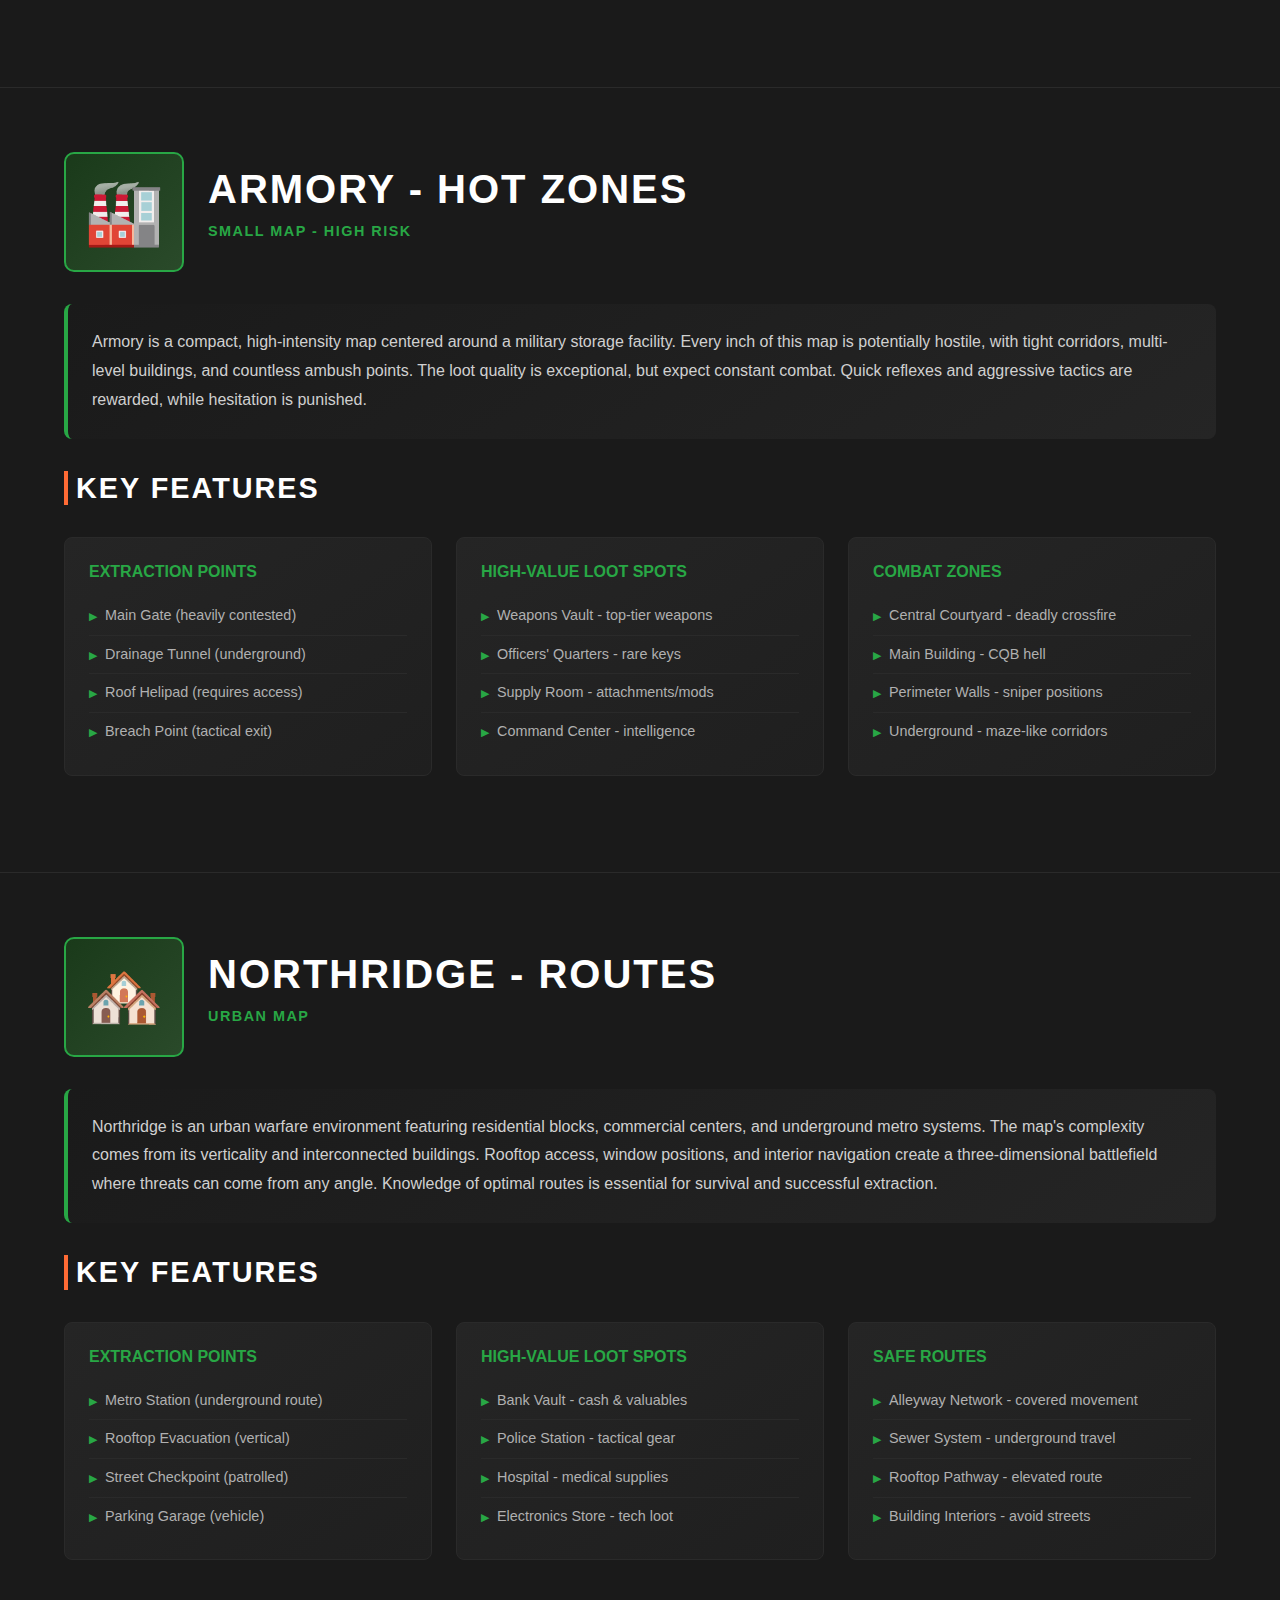
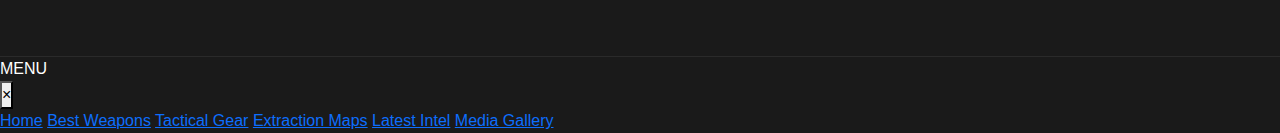
<file: extraction-maps.html>
<!DOCTYPE html>
<html lang="en">
<head>
    <meta charset="UTF-8">
    <meta name="viewport" content="width=device-width, initial-scale=1.0">
    <title>Extraction Maps - ABI Insight</title>
    <link href="https://cdn.jsdelivr.net/npm/bootstrap@5.3.0/dist/css/bootstrap.min.css" rel="stylesheet">
    <link rel="stylesheet" href="assets/styles/style.css">
    <style>
        .map-detail-section {
            padding: 3rem 1rem;
            border-bottom: 1px solid #2a2a2a;
        }

        .map-header {
            display: flex;
            align-items: center;
            gap: 1.5rem;
            margin-bottom: 2rem;
            flex-wrap: wrap;
        }

        .map-icon {
            width: 120px;
            height: 120px;
            background: linear-gradient(135deg, #1a3a1a 0%, #2a4a2a 100%);
            border-radius: 10px;
            display: flex;
            align-items: center;
            justify-content: center;
            font-size: 4rem;
            border: 2px solid #28a745;
        }

        .map-title-block h2 {
            font-size: 2rem;
            font-weight: 800;
            margin-bottom: 0.5rem;
            color: #ffffff;
            text-transform: uppercase;
            letter-spacing: 2px;
        }

        .map-category {
            color: #28a745;
            font-size: 0.9rem;
            text-transform: uppercase;
            letter-spacing: 1.5px;
            font-weight: 600;
        }

        .map-description {
            background: linear-gradient(145deg, #1a1a1a 0%, #252525 100%);
            padding: 1.5rem;
            border-radius: 8px;
            border-left: 4px solid #28a745;
            margin: 1.5rem 0;
        }

        .map-description p {
            color: #d0d0d0;
            line-height: 1.8;
            margin: 0;
        }

        .features-grid {
            display: grid;
            grid-template-columns: repeat(auto-fit, minmax(280px, 1fr));
            gap: 1.5rem;
            margin: 2rem 0;
        }

        .feature-card {
            background: linear-gradient(145deg, #252525 0%, #1f1f1f 100%);
            padding: 1.5rem;
            border-radius: 8px;
            border: 1px solid #2a2a2a;
            transition: all 0.3s ease;
        }

        .feature-card:hover {
            border-color: #28a745;
            box-shadow: 0 4px 15px rgba(40, 167, 69, 0.2);
        }

        .feature-card h4 {
            color: #28a745;
            font-size: 1rem;
            text-transform: uppercase;
            margin-bottom: 1rem;
            font-weight: 700;
        }

        .feature-card ul {
            list-style: none;
            padding: 0;
            margin: 0;
        }

        .feature-card li {
            padding: 0.5rem 0;
            color: #b0b0b0;
            font-size: 0.9rem;
            border-bottom: 1px solid #2a2a2a;
        }

        .feature-card li:last-child {
            border-bottom: none;
        }

        .feature-card li::before {
            content: "▶";
            color: #28a745;
            margin-right: 0.5rem;
            font-size: 0.7rem;
        }

        .back-button {
            display: inline-block;
            margin: 2rem 1rem;
            padding: 0.8rem 1.5rem;
            background: linear-gradient(145deg, #3a3a3a 0%, #2a2a2a 100%);
            color: #ffffff;
            text-decoration: none;
            border-radius: 4px;
            border: 1px solid #4a4a4a;
            text-transform: uppercase;
            font-size: 0.85rem;
            font-weight: 600;
            letter-spacing: 1px;
            transition: all 0.3s ease;
        }

        .back-button:hover {
            background: linear-gradient(145deg, #28a745 0%, #34ce57 100%);
            border-color: #28a745;
            color: #ffffff;
            transform: translateY(-2px);
            box-shadow: 0 4px 12px rgba(40, 167, 69, 0.3);
        }

        @media (min-width: 768px) {
            .map-detail-section {
                padding: 3rem 2rem;
            }

            .map-title-block h2 {
                font-size: 2.5rem;
            }
        }

        @media (min-width: 1024px) {
            .map-detail-section {
                padding: 4rem;
            }
        }
    </style>
</head>
<body>
    <!-- Navigation -->
    <nav class="navbar navbar-dark">
        <div class="container-fluid">
            <a class="navbar-brand" href="index.html">
                <span class="brand-icon">▶</span> ABI INSIGHT
            </a>
            <div class="nav-icons">
                <button class="btn-icon" id="hamburger-menu">
                    <svg width="28" height="28" fill="currentColor" viewBox="0 0 16 16">
                        <path d="M0 15.5v-2a2 2 0 0 1 2-2h12a2 2 0 0 1 2 2v2H0zm8-10a2 2 0 1 1 0-4 2 2 0 0 1 0 4zm0 1a3 3 0 1 0 0-6 3 3 0 0 0 0 6zM2 11a1 1 0 1 1 0-2 1 1 0 0 1 0 2zm12 0a1 1 0 1 1 0-2 1 1 0 0 1 0 2z"/>
                        <path d="M8 13a.5.5 0 0 1-.5-.5v-2a.5.5 0 0 1 1 0v2a.5.5 0 0 1-.5.5z"/>
                    </svg>
                </button>
            </div>
        </div>
    </nav>

    <!-- Hero Section -->
    <section class="hero-section" style="height: 40vh;">
        <div class="hero-content">
            <h1 class="hero-title">EXTRACTION MAPS</h1>
            <p class="hero-subtitle">TACTICAL GUIDES & STRATEGIES</p>
        </div>
    </section>

    <a href="index.html" class="icon-btn-home" title="Back to Home">
        <svg viewBox="0 0 16 16">
            <path d="M0 15.5v-2a2 2 0 0 1 2-2h12a2 2 0 0 1 2 2v2H0zm8-10a2 2 0 1 1 0-4 2 2 0 0 1 0 4zm0 1a3 3 0 1 0 0-6 3 3 0 0 0 0 6zM2 11a1 1 0 1 1 0-2 1 1 0 0 1 0 2zm12 0a1 1 0 1 1 0-2 1 1 0 0 1 0 2z"/>
            <path d="M8 13a.5.5 0 0 1-.5-.5v-2a.5.5 0 0 1 1 0v2a.5.5 0 0 1-.5.5z"/>
        </svg>
    </a>

    <!-- Map 1: FARM -->
    <section class="map-detail-section" id="farm">
        <div class="map-header">
            <div class="map-icon">🗺️</div>
            <div class="map-title-block">
                <span class="badge-new">NEW</span>
                <h2>FARM - EXTRACTION GUIDE</h2>
                <p class="map-category">Medium-Sized Map</p>
            </div>
        </div>

        <div class="map-description">
            <p>Farm is a versatile medium-sized map featuring agricultural buildings, open fields, and dense tree lines. This map offers multiple playstyles, from long-range engagements across crop fields to close-quarters combat in barn complexes. Success on Farm requires balancing aggression with caution, as visibility varies dramatically between open areas and covered positions.</p>
        </div>

        <h3 class="section-title" style="margin-top: 2rem;">Key Features</h3>
        <div class="features-grid">
            <div class="feature-card">
                <h4>Extraction Points</h4>
                <ul>
                    <li>North Farm Gate (always available)</li>
                    <li>South Bridge (timer-based)</li>
                    <li>East Fence Line (conditional)</li>
                    <li>West Forest Path (secure)</li>
                </ul>
            </div>
            <div class="feature-card">
                <h4>High-Value Loot Spots</h4>
                <ul>
                    <li>Main Farmhouse - weapons cache</li>
                    <li>Grain Silo - medical supplies</li>
                    <li>Equipment Shed - attachments</li>
                    <li>Underground Bunker - rare items</li>
                </ul>
            </div>
            <div class="feature-card">
                <h4>Danger Zones</h4>
                <ul>
                    <li>Open crop fields - sniper exposure</li>
                    <li>Main barn complex - hotly contested</li>
                    <li>Central road - high traffic</li>
                    <li>Boss spawn area - extreme danger</li>
                </ul>
            </div>
        </div>
    </section>

    <!-- Map 2: VALLEY -->
    <section class="map-detail-section" id="valley">
        <div class="map-header">
            <div class="map-icon">🏔️</div>
            <div class="map-title-block">
                <h2>VALLEY - TACTICAL GUIDE</h2>
                <p class="map-category">Large Map</p>
            </div>
        </div>

        <div class="map-description">
            <p>Valley is an expansive map characterized by elevation changes, river systems, and scattered industrial complexes. The terrain heavily favors players who understand positioning and long-range engagements. Navigation requires careful route planning as moving between zones often exposes you to multiple sightlines. Master the high ground, and you'll control the valley.</p>
        </div>

        <h3 class="section-title" style="margin-top: 2rem;">Key Features</h3>
        <div class="features-grid">
            <div class="feature-card">
                <h4>Extraction Points</h4>
                <ul>
                    <li>Hillside Extraction (elevation required)</li>
                    <li>River Crossing (water route)</li>
                    <li>Mountain Pass (secure but distant)</li>
                    <li>Vehicle Extraction (keys needed)</li>
                </ul>
            </div>
            <div class="feature-card">
                <h4>High-Value Loot Spots</h4>
                <ul>
                    <li>Sawmill Complex - industrial loot</li>
                    <li>Radio Tower - military gear</li>
                    <li>Riverside Compound - varied loot</li>
                    <li>Crashed Helicopter - high-tier</li>
                </ul>
            </div>
            <div class="feature-card">
                <h4>Tactical Positions</h4>
                <ul>
                    <li>Observation Ridge - best overview</li>
                    <li>Bridge Overwatch - choke point</li>
                    <li>Forest Treeline - concealment</li>
                    <li>Rocky Outcrops - cover positions</li>
                </ul>
            </div>
        </div>
    </section>

    <!-- Map 3: ARMORY -->
    <section class="map-detail-section" id="armory">
        <div class="map-header">
            <div class="map-icon">🏭</div>
            <div class="map-title-block">
                <h2>ARMORY - HOT ZONES</h2>
                <p class="map-category">Small Map - High Risk</p>
            </div>
        </div>

        <div class="map-description">
            <p>Armory is a compact, high-intensity map centered around a military storage facility. Every inch of this map is potentially hostile, with tight corridors, multi-level buildings, and countless ambush points. The loot quality is exceptional, but expect constant combat. Quick reflexes and aggressive tactics are rewarded, while hesitation is punished.</p>
        </div>

        <h3 class="section-title" style="margin-top: 2rem;">Key Features</h3>
        <div class="features-grid">
            <div class="feature-card">
                <h4>Extraction Points</h4>
                <ul>
                    <li>Main Gate (heavily contested)</li>
                    <li>Drainage Tunnel (underground)</li>
                    <li>Roof Helipad (requires access)</li>
                    <li>Breach Point (tactical exit)</li>
                </ul>
            </div>
            <div class="feature-card">
                <h4>High-Value Loot Spots</h4>
                <ul>
                    <li>Weapons Vault - top-tier weapons</li>
                    <li>Officers' Quarters - rare keys</li>
                    <li>Supply Room - attachments/mods</li>
                    <li>Command Center - intelligence</li>
                </ul>
            </div>
            <div class="feature-card">
                <h4>Combat Zones</h4>
                <ul>
                    <li>Central Courtyard - deadly crossfire</li>
                    <li>Main Building - CQB hell</li>
                    <li>Perimeter Walls - sniper positions</li>
                    <li>Underground - maze-like corridors</li>
                </ul>
            </div>
        </div>
    </section>

    <!-- Map 4: NORTHRIDGE -->
    <section class="map-detail-section" id="northridge">
        <div class="map-header">
            <div class="map-icon">🏘️</div>
            <div class="map-title-block">
                <h2>NORTHRIDGE - ROUTES</h2>
                <p class="map-category">Urban Map</p>
            </div>
        </div>

        <div class="map-description">
            <p>Northridge is an urban warfare environment featuring residential blocks, commercial centers, and underground metro systems. The map's complexity comes from its verticality and interconnected buildings. Rooftop access, window positions, and interior navigation create a three-dimensional battlefield where threats can come from any angle. Knowledge of optimal routes is essential for survival and successful extraction.</p>
        </div>

        <h3 class="section-title" style="margin-top: 2rem;">Key Features</h3>
        <div class="features-grid">
            <div class="feature-card">
                <h4>Extraction Points</h4>
                <ul>
                    <li>Metro Station (underground route)</li>
                    <li>Rooftop Evacuation (vertical)</li>
                    <li>Street Checkpoint (patrolled)</li>
                    <li>Parking Garage (vehicle)</li>
                </ul>
            </div>
            <div class="feature-card">
                <h4>High-Value Loot Spots</h4>
                <ul>
                    <li>Bank Vault - cash & valuables</li>
                    <li>Police Station - tactical gear</li>
                    <li>Hospital - medical supplies</li>
                    <li>Electronics Store - tech loot</li>
                </ul>
            </div>
            <div class="feature-card">
                <h4>Safe Routes</h4>
                <ul>
                    <li>Alleyway Network - covered movement</li>
                    <li>Sewer System - underground travel</li>
                    <li>Rooftop Pathway - elevated route</li>
                    <li>Building Interiors - avoid streets</li>
                </ul>
            </div>
        </div>
    </section>

    <!-- Mobile Menu -->
    <div class="menu-overlay" id="menu-overlay"></div>
    <div class="mobile-menu" id="mobile-menu">
        <div class="mobile-menu-header">
            <div class="mobile-menu-title">MENU</div>
            <button class="mobile-menu-close" id="menu-close">×</button>
        </div>
        <nav class="mobile-menu-nav">
            <a href="index.html">Home</a>
            <a href="best-weapons.html">Best Weapons</a>
            <a href="tactical-gear.html">Tactical Gear</a>
            <a href="extraction-maps.html" class="active">Extraction Maps</a>
            <a href="latest-intel.html">Latest Intel</a>
            <a href="media-gallery.html">Media Gallery</a>
        </nav>
    </div>

    <script src="https://cdn.jsdelivr.net/npm/bootstrap@5.3.0/dist/js/bootstrap.bundle.min.js"></script>
    <script>
        // Hamburger menu functionality
        const hamburgerBtn = document.getElementById('hamburger-menu');
        const mobileMenu = document.getElementById('mobile-menu');
        const menuOverlay = document.getElementById('menu-overlay');
        const menuClose = document.getElementById('menu-close');

        function openMenu() {
            mobileMenu.classList.add('active');
            menuOverlay.classList.add('active');
            document.body.style.overflow = 'hidden';
        }

        function closeMenu() {
            mobileMenu.classList.remove('active');
            menuOverlay.classList.remove('active');
            document.body.style.overflow = '';
        }

        hamburgerBtn.addEventListener('click', openMenu);
        menuClose.addEventListener('click', closeMenu);
        menuOverlay.addEventListener('click', closeMenu);

        // Close menu on escape key
        document.addEventListener('keydown', function(event) {
            if (event.key === 'Escape' && mobileMenu.classList.contains('active')) {
                closeMenu();
            }
        });
    </script>
</body>
</html>
</file>
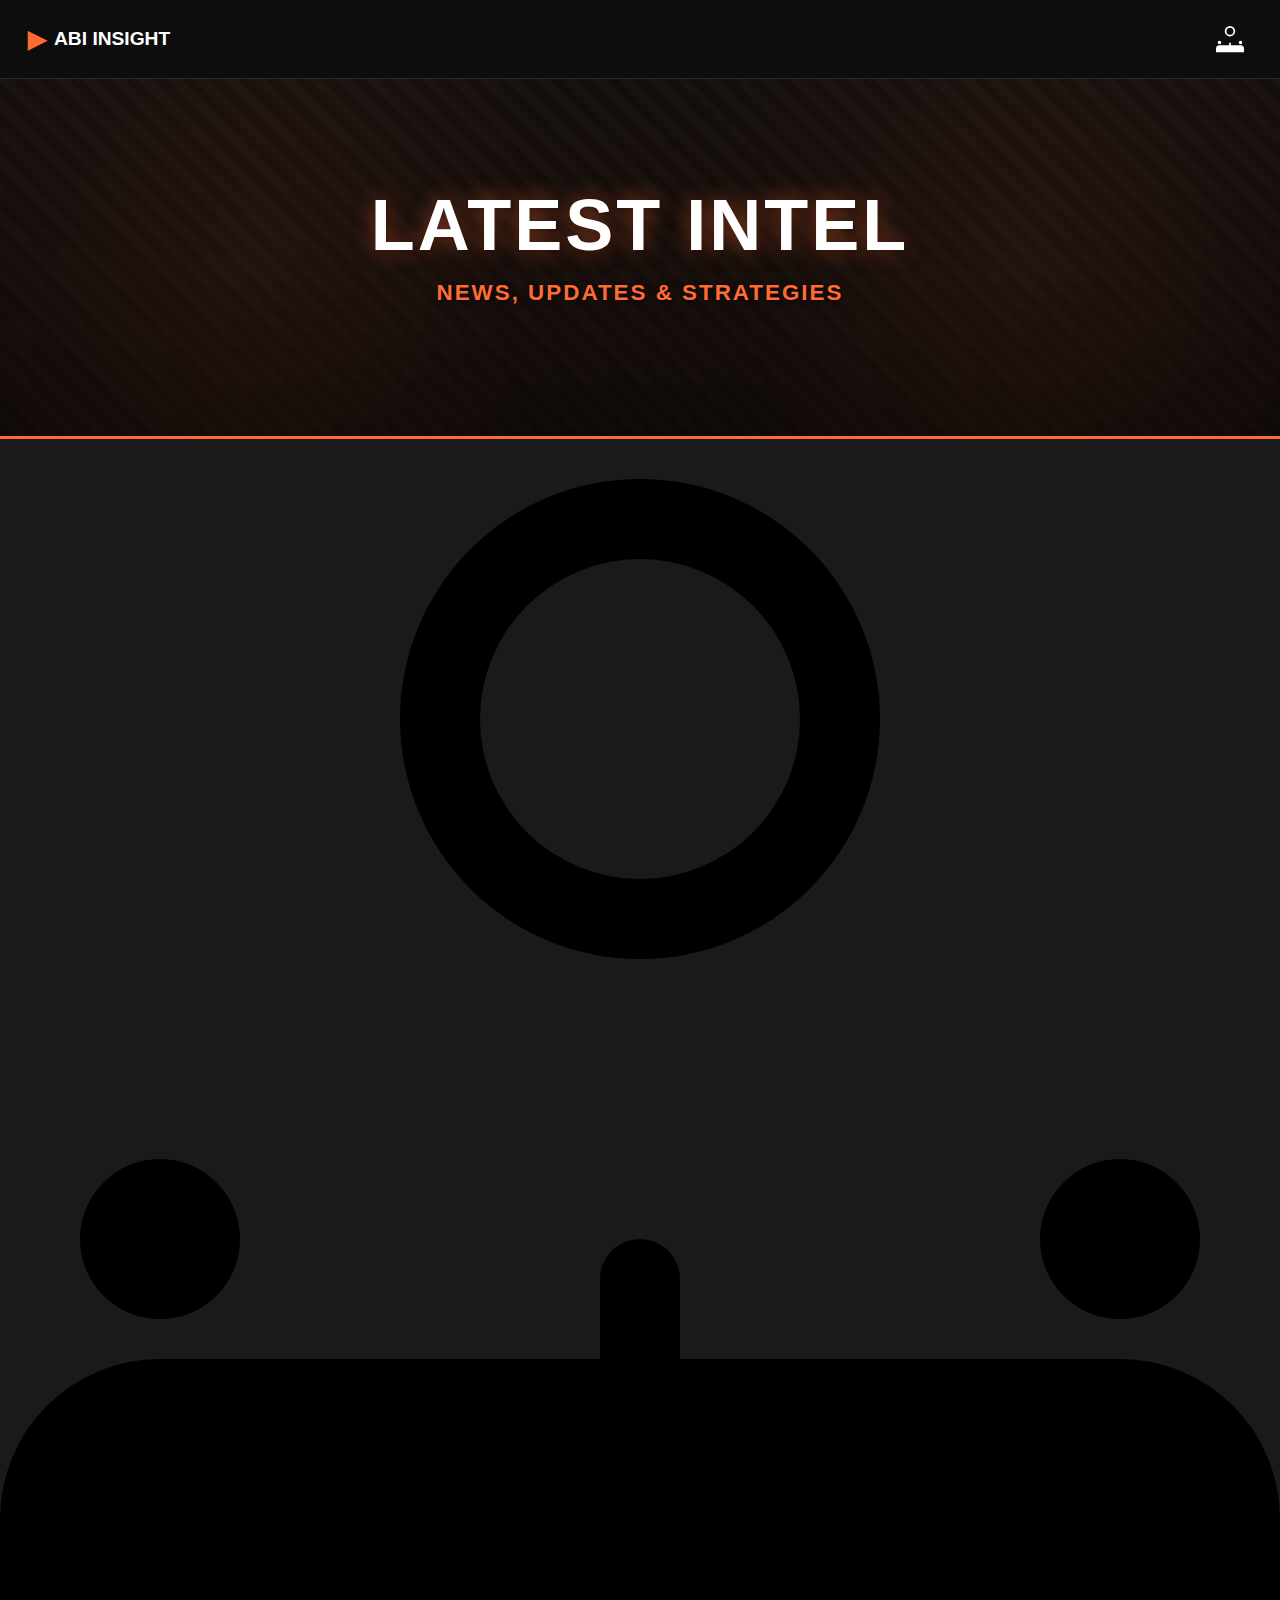
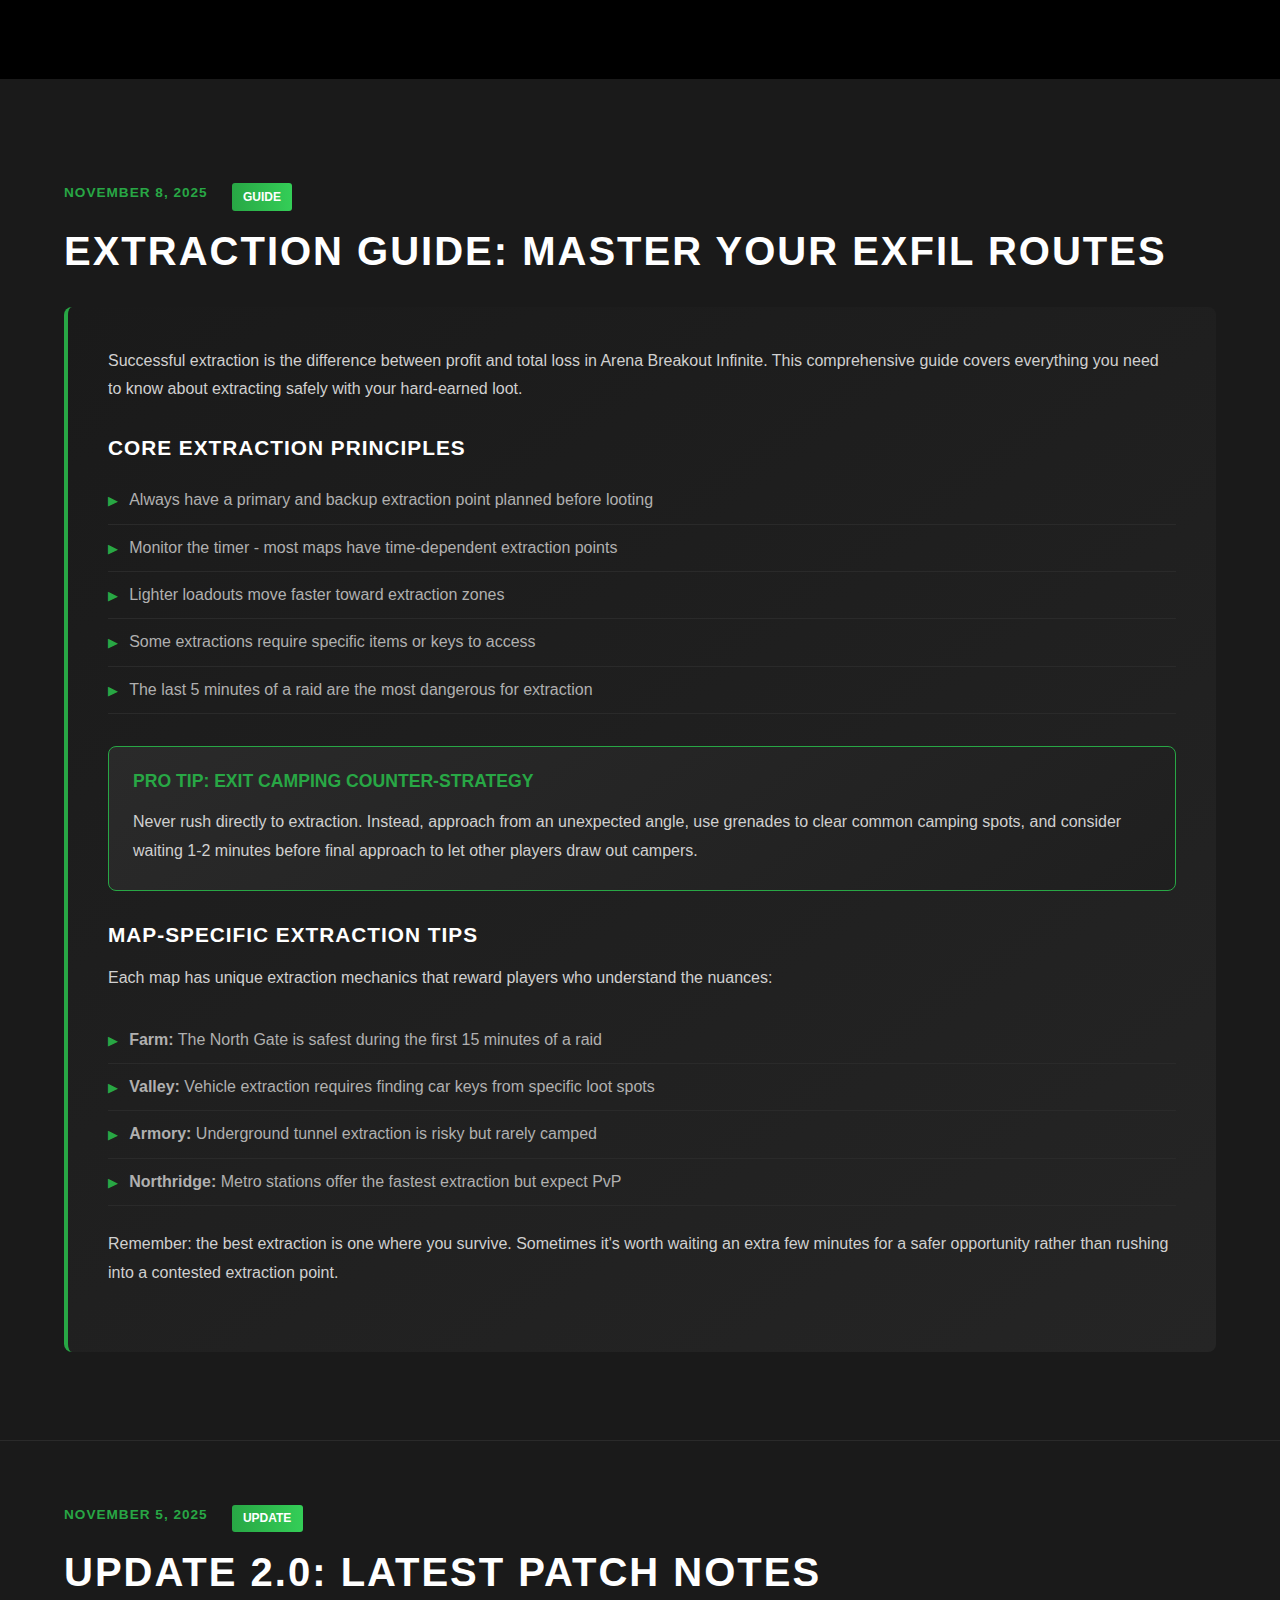
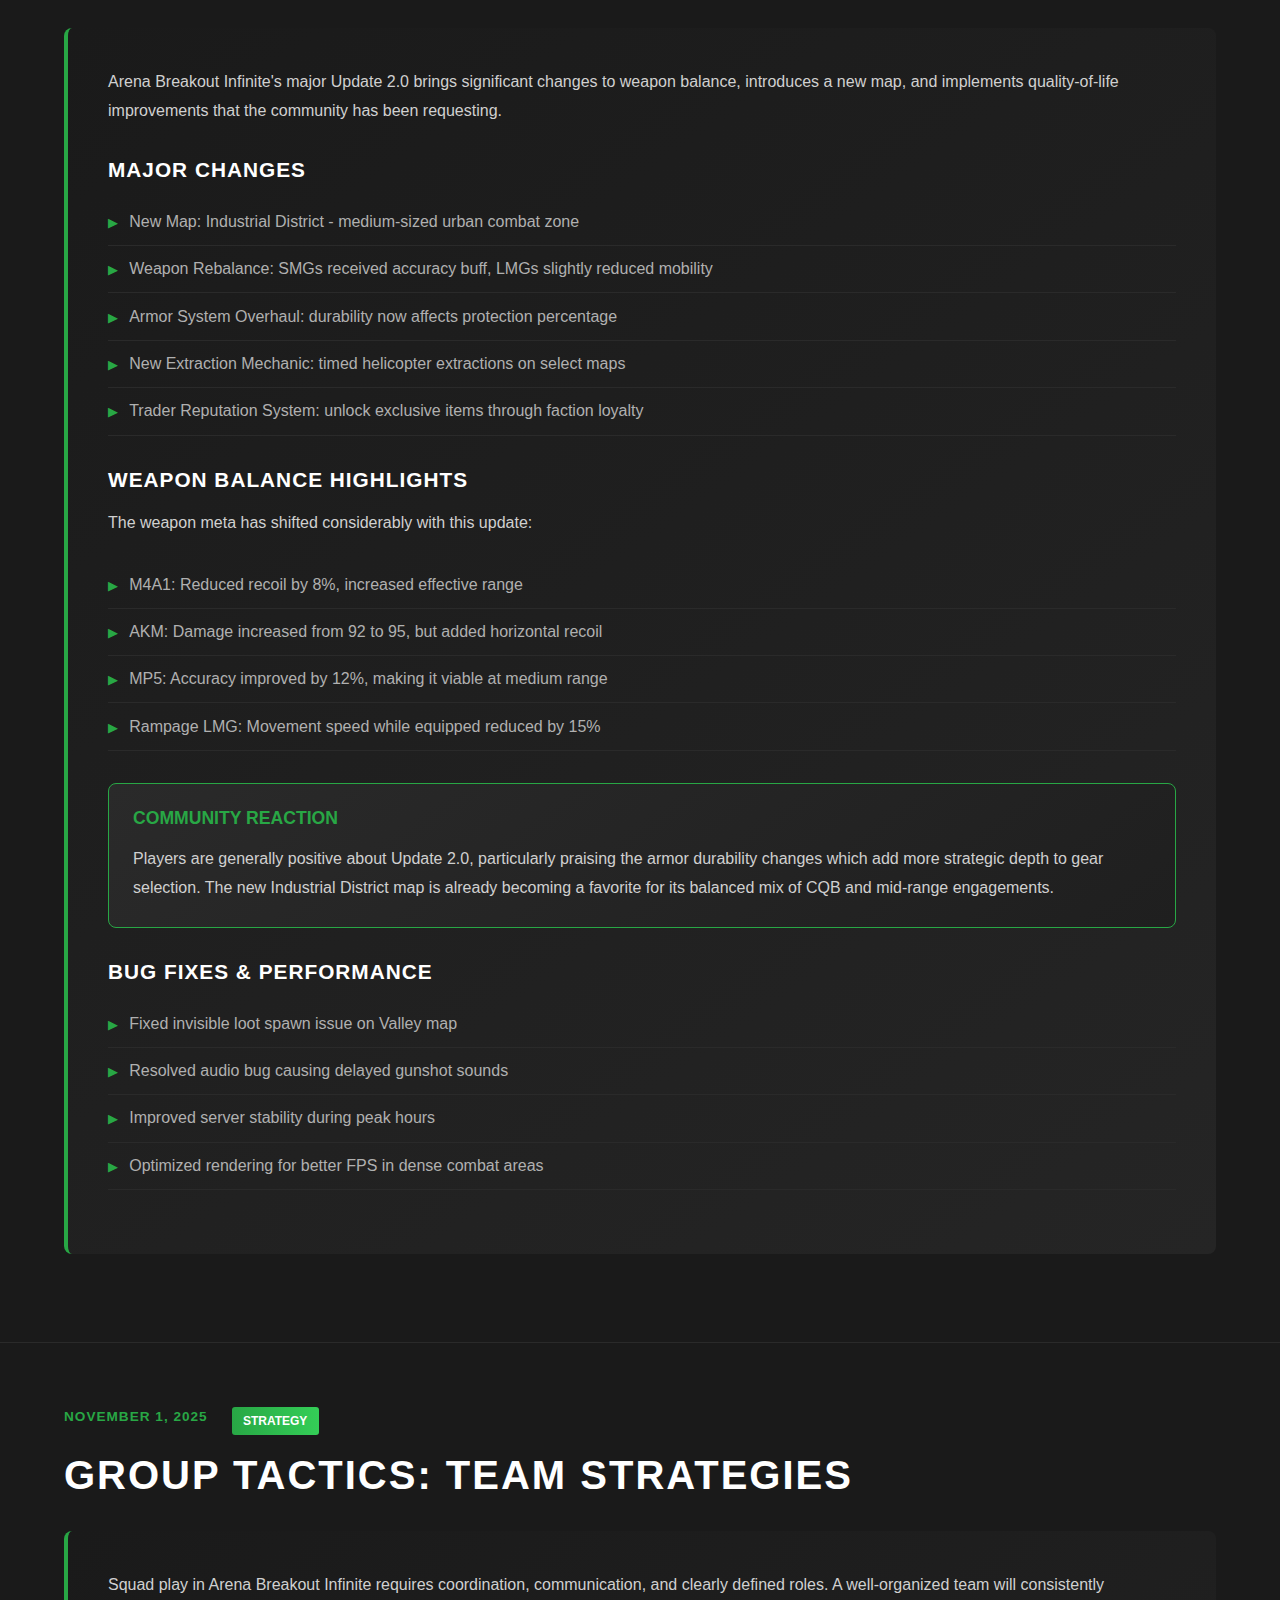
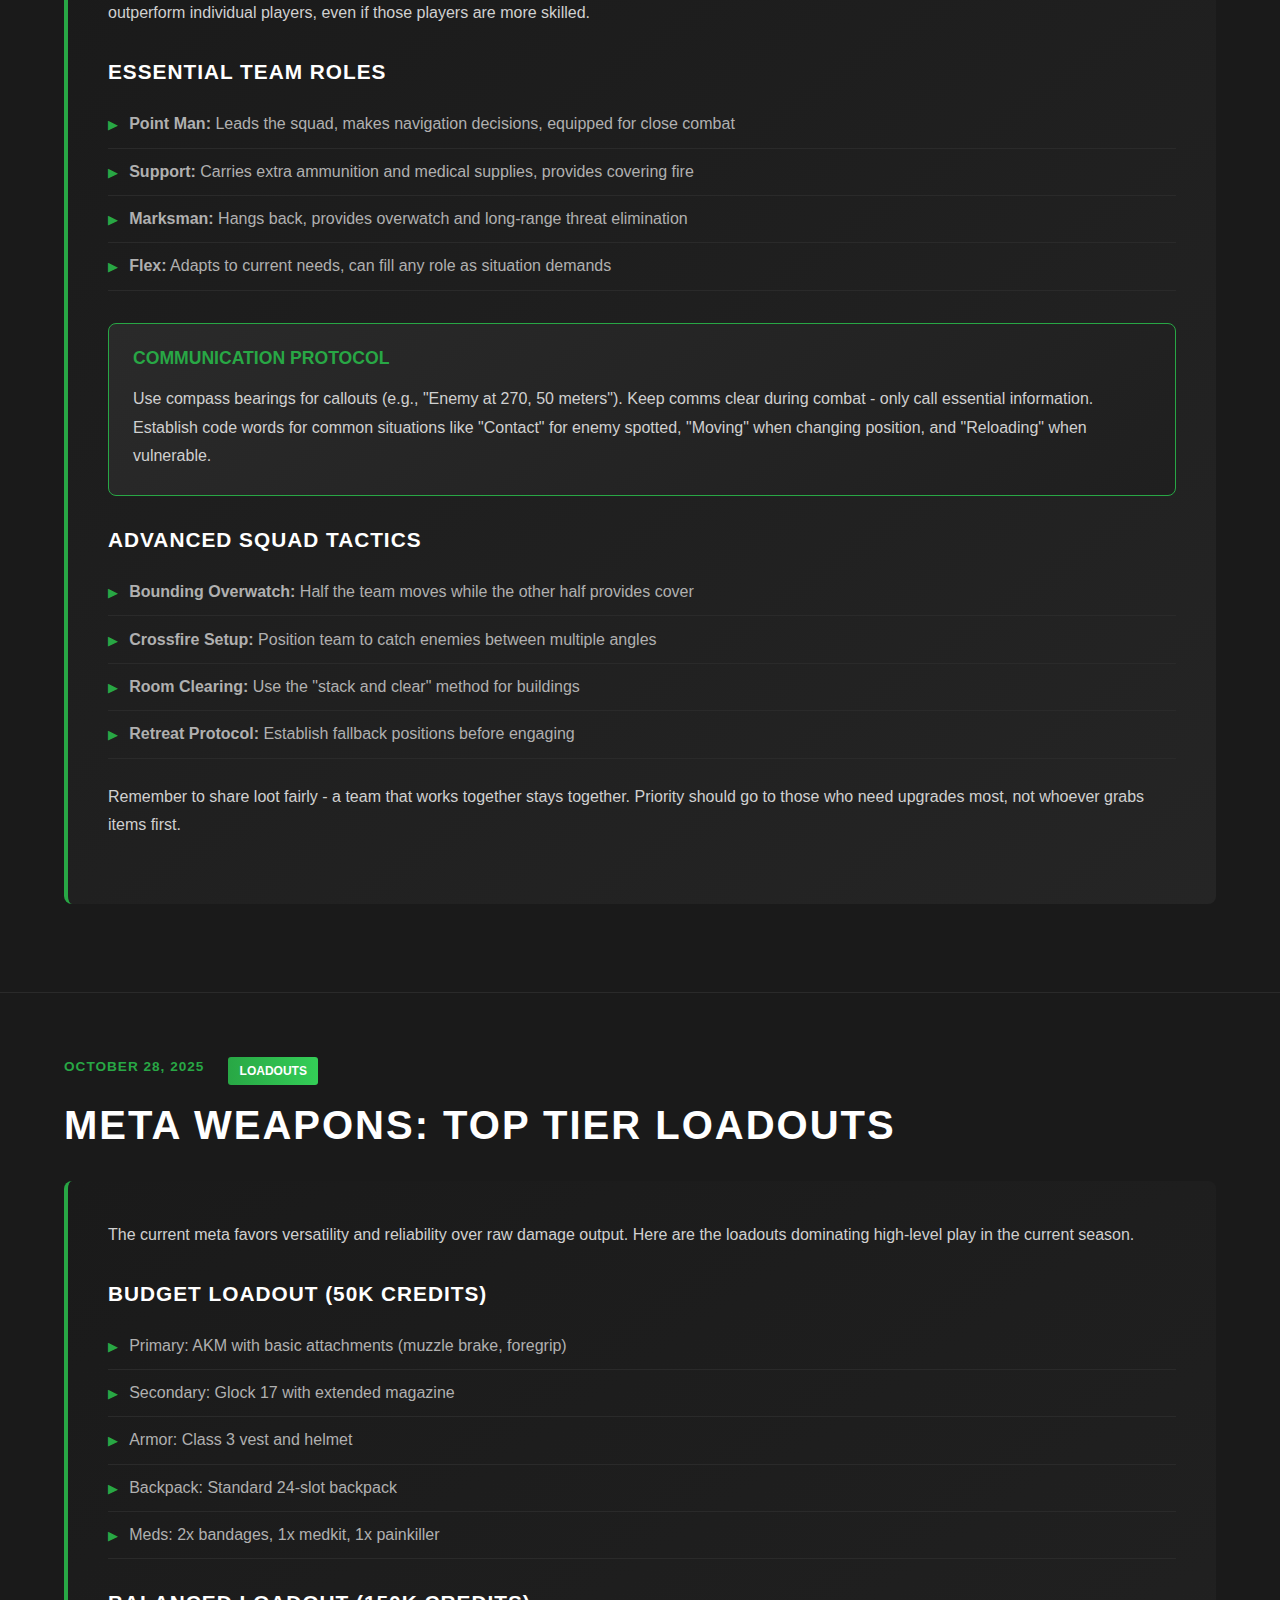
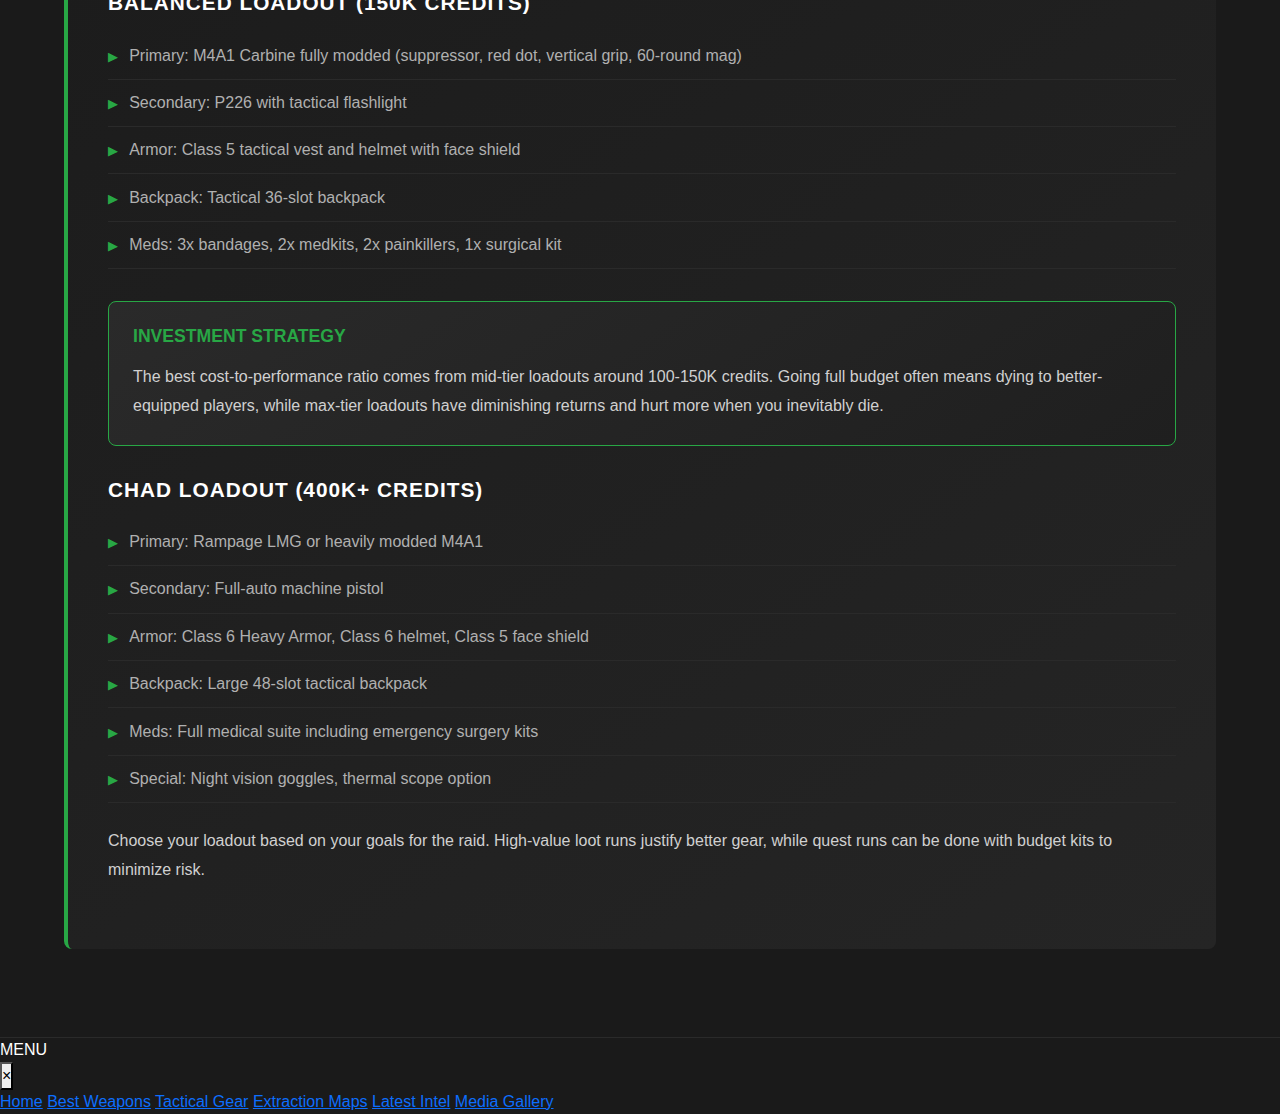
<file: latest-intel.html>
<!DOCTYPE html>
<html lang="en">
<head>
    <meta charset="UTF-8">
    <meta name="viewport" content="width=device-width, initial-scale=1.0">
    <title>Latest Intel - ABI Insight</title>
    <link href="https://cdn.jsdelivr.net/npm/bootstrap@5.3.0/dist/css/bootstrap.min.css" rel="stylesheet">
    <link rel="stylesheet" href="assets/styles/style.css">
    <style>
        .intel-article-section {
            padding: 3rem 1rem;
            border-bottom: 1px solid #2a2a2a;
        }

        .article-header {
            margin-bottom: 2rem;
        }

        .article-meta {
            display: flex;
            gap: 1.5rem;
            flex-wrap: wrap;
            margin-bottom: 1rem;
        }

        .article-date {
            color: #28a745;
            font-size: 0.85rem;
            text-transform: uppercase;
            font-weight: 600;
            letter-spacing: 1px;
        }

        .article-category {
            background: linear-gradient(90deg, #28a745 0%, #34ce57 100%);
            color: #ffffff;
            padding: 0.3rem 0.7rem;
            font-size: 0.75rem;
            font-weight: bold;
            border-radius: 3px;
            text-transform: uppercase;
        }

        .article-header h2 {
            font-size: 2rem;
            font-weight: 800;
            margin-bottom: 0.5rem;
            color: #ffffff;
            text-transform: uppercase;
            letter-spacing: 2px;
        }

        .article-content {
            background: linear-gradient(145deg, #1a1a1a 0%, #252525 100%);
            padding: 2rem;
            border-radius: 8px;
            border-left: 4px solid #28a745;
            margin: 1.5rem 0;
        }

        .article-content p {
            color: #d0d0d0;
            line-height: 1.8;
            margin-bottom: 1.5rem;
            font-size: 1rem;
        }

        .article-content h3 {
            color: #ffffff;
            font-size: 1.3rem;
            font-weight: 700;
            margin: 2rem 0 1rem 0;
            text-transform: uppercase;
            letter-spacing: 1px;
        }

        .article-content ul {
            list-style: none;
            padding-left: 0;
            margin-bottom: 1.5rem;
        }

        .article-content li {
            padding: 0.7rem 0;
            color: #b0b0b0;
            border-bottom: 1px solid #2a2a2a;
        }

        .article-content li::before {
            content: "▶";
            color: #28a745;
            margin-right: 0.7rem;
            font-size: 0.8rem;
        }

        .highlight-box {
            background: linear-gradient(145deg, #2a2a2a 0%, #1f1f1f 100%);
            padding: 1.5rem;
            border-radius: 8px;
            border: 1px solid #28a745;
            margin: 2rem 0;
        }

        .highlight-box h4 {
            color: #28a745;
            font-size: 1.1rem;
            font-weight: 700;
            margin-bottom: 1rem;
            text-transform: uppercase;
        }

        .back-button {
            display: inline-block;
            margin: 2rem 1rem;
            padding: 0.8rem 1.5rem;
            background: linear-gradient(145deg, #3a3a3a 0%, #2a2a2a 100%);
            color: #ffffff;
            text-decoration: none;
            border-radius: 4px;
            border: 1px solid #4a4a4a;
            text-transform: uppercase;
            font-size: 0.85rem;
            font-weight: 600;
            letter-spacing: 1px;
            transition: all 0.3s ease;
        }

        .back-button:hover {
            background: linear-gradient(145deg, #28a745 0%, #34ce57 100%);
            border-color: #28a745;
            color: #ffffff;
            transform: translateY(-2px);
            box-shadow: 0 4px 12px rgba(40, 167, 69, 0.3);
        }

        @media (min-width: 768px) {
            .intel-article-section {
                padding: 3rem 2rem;
            }

            .article-header h2 {
                font-size: 2.5rem;
            }
        }

        @media (min-width: 1024px) {
            .intel-article-section {
                padding: 4rem;
            }

            .article-content {
                padding: 2.5rem;
            }
        }
    </style>
</head>
<body>
    <!-- Navigation -->
    <nav class="navbar navbar-dark">
        <div class="container-fluid">
            <a class="navbar-brand" href="index.html">
                <span class="brand-icon">▶</span> ABI INSIGHT
            </a>
            <div class="nav-icons">
                <button class="btn-icon" id="hamburger-menu">
                    <svg width="28" height="28" fill="currentColor" viewBox="0 0 16 16">
                        <path d="M0 15.5v-2a2 2 0 0 1 2-2h12a2 2 0 0 1 2 2v2H0zm8-10a2 2 0 1 1 0-4 2 2 0 0 1 0 4zm0 1a3 3 0 1 0 0-6 3 3 0 0 0 0 6zM2 11a1 1 0 1 1 0-2 1 1 0 0 1 0 2zm12 0a1 1 0 1 1 0-2 1 1 0 0 1 0 2z"/>
                        <path d="M8 13a.5.5 0 0 1-.5-.5v-2a.5.5 0 0 1 1 0v2a.5.5 0 0 1-.5.5z"/>
                    </svg>
                </button>
            </div>
        </div>
    </nav>

    <!-- Hero Section -->
    <section class="hero-section" style="height: 40vh;">
        <div class="hero-content">
            <h1 class="hero-title">LATEST INTEL</h1>
            <p class="hero-subtitle">NEWS, UPDATES & STRATEGIES</p>
        </div>
    </section>

    <a href="index.html" class="icon-btn-home" title="Back to Home">
        <svg viewBox="0 0 16 16">
            <path d="M0 15.5v-2a2 2 0 0 1 2-2h12a2 2 0 0 1 2 2v2H0zm8-10a2 2 0 1 1 0-4 2 2 0 0 1 0 4zm0 1a3 3 0 1 0 0-6 3 3 0 0 0 0 6zM2 11a1 1 0 1 1 0-2 1 1 0 0 1 0 2zm12 0a1 1 0 1 1 0-2 1 1 0 0 1 0 2z"/>
            <path d="M8 13a.5.5 0 0 1-.5-.5v-2a.5.5 0 0 1 1 0v2a.5.5 0 0 1-.5.5z"/>
        </svg>
    </a>

    <!-- Article 1: Extraction Guide -->
    <section class="intel-article-section">
        <div class="article-header">
            <div class="article-meta">
                <span class="article-date">November 8, 2025</span>
                <span class="article-category">Guide</span>
            </div>
            <h2>EXTRACTION GUIDE: MASTER YOUR EXFIL ROUTES</h2>
        </div>

        <div class="article-content">
            <p>Successful extraction is the difference between profit and total loss in Arena Breakout Infinite. This comprehensive guide covers everything you need to know about extracting safely with your hard-earned loot.</p>

            <h3>Core Extraction Principles</h3>
            <ul>
                <li>Always have a primary and backup extraction point planned before looting</li>
                <li>Monitor the timer - most maps have time-dependent extraction points</li>
                <li>Lighter loadouts move faster toward extraction zones</li>
                <li>Some extractions require specific items or keys to access</li>
                <li>The last 5 minutes of a raid are the most dangerous for extraction</li>
            </ul>

            <div class="highlight-box">
                <h4>Pro Tip: Exit Camping Counter-Strategy</h4>
                <p style="color: #d0d0d0; margin: 0;">Never rush directly to extraction. Instead, approach from an unexpected angle, use grenades to clear common camping spots, and consider waiting 1-2 minutes before final approach to let other players draw out campers.</p>
            </div>

            <h3>Map-Specific Extraction Tips</h3>
            <p>Each map has unique extraction mechanics that reward players who understand the nuances:</p>
            <ul>
                <li><strong>Farm:</strong> The North Gate is safest during the first 15 minutes of a raid</li>
                <li><strong>Valley:</strong> Vehicle extraction requires finding car keys from specific loot spots</li>
                <li><strong>Armory:</strong> Underground tunnel extraction is risky but rarely camped</li>
                <li><strong>Northridge:</strong> Metro stations offer the fastest extraction but expect PvP</li>
            </ul>

            <p>Remember: the best extraction is one where you survive. Sometimes it's worth waiting an extra few minutes for a safer opportunity rather than rushing into a contested extraction point.</p>
        </div>
    </section>

    <!-- Article 2: Update 2.0 -->
    <section class="intel-article-section">
        <div class="article-header">
            <div class="article-meta">
                <span class="article-date">November 5, 2025</span>
                <span class="article-category">Update</span>
            </div>
            <h2>UPDATE 2.0: LATEST PATCH NOTES</h2>
        </div>

        <div class="article-content">
            <p>Arena Breakout Infinite's major Update 2.0 brings significant changes to weapon balance, introduces a new map, and implements quality-of-life improvements that the community has been requesting.</p>

            <h3>Major Changes</h3>
            <ul>
                <li>New Map: Industrial District - medium-sized urban combat zone</li>
                <li>Weapon Rebalance: SMGs received accuracy buff, LMGs slightly reduced mobility</li>
                <li>Armor System Overhaul: durability now affects protection percentage</li>
                <li>New Extraction Mechanic: timed helicopter extractions on select maps</li>
                <li>Trader Reputation System: unlock exclusive items through faction loyalty</li>
            </ul>

            <h3>Weapon Balance Highlights</h3>
            <p>The weapon meta has shifted considerably with this update:</p>
            <ul>
                <li>M4A1: Reduced recoil by 8%, increased effective range</li>
                <li>AKM: Damage increased from 92 to 95, but added horizontal recoil</li>
                <li>MP5: Accuracy improved by 12%, making it viable at medium range</li>
                <li>Rampage LMG: Movement speed while equipped reduced by 15%</li>
            </ul>

            <div class="highlight-box">
                <h4>Community Reaction</h4>
                <p style="color: #d0d0d0; margin: 0;">Players are generally positive about Update 2.0, particularly praising the armor durability changes which add more strategic depth to gear selection. The new Industrial District map is already becoming a favorite for its balanced mix of CQB and mid-range engagements.</p>
            </div>

            <h3>Bug Fixes & Performance</h3>
            <ul>
                <li>Fixed invisible loot spawn issue on Valley map</li>
                <li>Resolved audio bug causing delayed gunshot sounds</li>
                <li>Improved server stability during peak hours</li>
                <li>Optimized rendering for better FPS in dense combat areas</li>
            </ul>
        </div>
    </section>

    <!-- Article 3: Group Tactics -->
    <section class="intel-article-section">
        <div class="article-header">
            <div class="article-meta">
                <span class="article-date">November 1, 2025</span>
                <span class="article-category">Strategy</span>
            </div>
            <h2>GROUP TACTICS: TEAM STRATEGIES</h2>
        </div>

        <div class="article-content">
            <p>Squad play in Arena Breakout Infinite requires coordination, communication, and clearly defined roles. A well-organized team will consistently outperform individual players, even if those players are more skilled.</p>

            <h3>Essential Team Roles</h3>
            <ul>
                <li><strong>Point Man:</strong> Leads the squad, makes navigation decisions, equipped for close combat</li>
                <li><strong>Support:</strong> Carries extra ammunition and medical supplies, provides covering fire</li>
                <li><strong>Marksman:</strong> Hangs back, provides overwatch and long-range threat elimination</li>
                <li><strong>Flex:</strong> Adapts to current needs, can fill any role as situation demands</li>
            </ul>

            <div class="highlight-box">
                <h4>Communication Protocol</h4>
                <p style="color: #d0d0d0; margin: 0;">Use compass bearings for callouts (e.g., "Enemy at 270, 50 meters"). Keep comms clear during combat - only call essential information. Establish code words for common situations like "Contact" for enemy spotted, "Moving" when changing position, and "Reloading" when vulnerable.</p>
            </div>

            <h3>Advanced Squad Tactics</h3>
            <ul>
                <li><strong>Bounding Overwatch:</strong> Half the team moves while the other half provides cover</li>
                <li><strong>Crossfire Setup:</strong> Position team to catch enemies between multiple angles</li>
                <li><strong>Room Clearing:</strong> Use the "stack and clear" method for buildings</li>
                <li><strong>Retreat Protocol:</strong> Establish fallback positions before engaging</li>
            </ul>

            <p>Remember to share loot fairly - a team that works together stays together. Priority should go to those who need upgrades most, not whoever grabs items first.</p>
        </div>
    </section>

    <!-- Article 4: Meta Weapons -->
    <section class="intel-article-section">
        <div class="article-header">
            <div class="article-meta">
                <span class="article-date">October 28, 2025</span>
                <span class="article-category">Loadouts</span>
            </div>
            <h2>META WEAPONS: TOP TIER LOADOUTS</h2>
        </div>

        <div class="article-content">
            <p>The current meta favors versatility and reliability over raw damage output. Here are the loadouts dominating high-level play in the current season.</p>

            <h3>Budget Loadout (50K Credits)</h3>
            <ul>
                <li>Primary: AKM with basic attachments (muzzle brake, foregrip)</li>
                <li>Secondary: Glock 17 with extended magazine</li>
                <li>Armor: Class 3 vest and helmet</li>
                <li>Backpack: Standard 24-slot backpack</li>
                <li>Meds: 2x bandages, 1x medkit, 1x painkiller</li>
            </ul>

            <h3>Balanced Loadout (150K Credits)</h3>
            <ul>
                <li>Primary: M4A1 Carbine fully modded (suppressor, red dot, vertical grip, 60-round mag)</li>
                <li>Secondary: P226 with tactical flashlight</li>
                <li>Armor: Class 5 tactical vest and helmet with face shield</li>
                <li>Backpack: Tactical 36-slot backpack</li>
                <li>Meds: 3x bandages, 2x medkits, 2x painkillers, 1x surgical kit</li>
            </ul>

            <div class="highlight-box">
                <h4>Investment Strategy</h4>
                <p style="color: #d0d0d0; margin: 0;">The best cost-to-performance ratio comes from mid-tier loadouts around 100-150K credits. Going full budget often means dying to better-equipped players, while max-tier loadouts have diminishing returns and hurt more when you inevitably die.</p>
            </div>

            <h3>Chad Loadout (400K+ Credits)</h3>
            <ul>
                <li>Primary: Rampage LMG or heavily modded M4A1</li>
                <li>Secondary: Full-auto machine pistol</li>
                <li>Armor: Class 6 Heavy Armor, Class 6 helmet, Class 5 face shield</li>
                <li>Backpack: Large 48-slot tactical backpack</li>
                <li>Meds: Full medical suite including emergency surgery kits</li>
                <li>Special: Night vision goggles, thermal scope option</li>
            </ul>

            <p>Choose your loadout based on your goals for the raid. High-value loot runs justify better gear, while quest runs can be done with budget kits to minimize risk.</p>
        </div>
    </section>

    <!-- Mobile Menu -->
    <div class="menu-overlay" id="menu-overlay"></div>
    <div class="mobile-menu" id="mobile-menu">
        <div class="mobile-menu-header">
            <div class="mobile-menu-title">MENU</div>
            <button class="mobile-menu-close" id="menu-close">×</button>
        </div>
        <nav class="mobile-menu-nav">
            <a href="index.html">Home</a>
            <a href="best-weapons.html">Best Weapons</a>
            <a href="tactical-gear.html">Tactical Gear</a>
            <a href="extraction-maps.html">Extraction Maps</a>
            <a href="latest-intel.html" class="active">Latest Intel</a>
            <a href="media-gallery.html">Media Gallery</a>
        </nav>
    </div>

    <script src="https://cdn.jsdelivr.net/npm/bootstrap@5.3.0/dist/js/bootstrap.bundle.min.js"></script>
    <script>
        // Hamburger menu functionality
        const hamburgerBtn = document.getElementById('hamburger-menu');
        const mobileMenu = document.getElementById('mobile-menu');
        const menuOverlay = document.getElementById('menu-overlay');
        const menuClose = document.getElementById('menu-close');

        function openMenu() {
            mobileMenu.classList.add('active');
            menuOverlay.classList.add('active');
            document.body.style.overflow = 'hidden';
        }

        function closeMenu() {
            mobileMenu.classList.remove('active');
            menuOverlay.classList.remove('active');
            document.body.style.overflow = '';
        }

        hamburgerBtn.addEventListener('click', openMenu);
        menuClose.addEventListener('click', closeMenu);
        menuOverlay.addEventListener('click', closeMenu);

        // Close menu on escape key
        document.addEventListener('keydown', function(event) {
            if (event.key === 'Escape' && mobileMenu.classList.contains('active')) {
                closeMenu();
            }
        });
    </script>
</body>
</html>
</file>
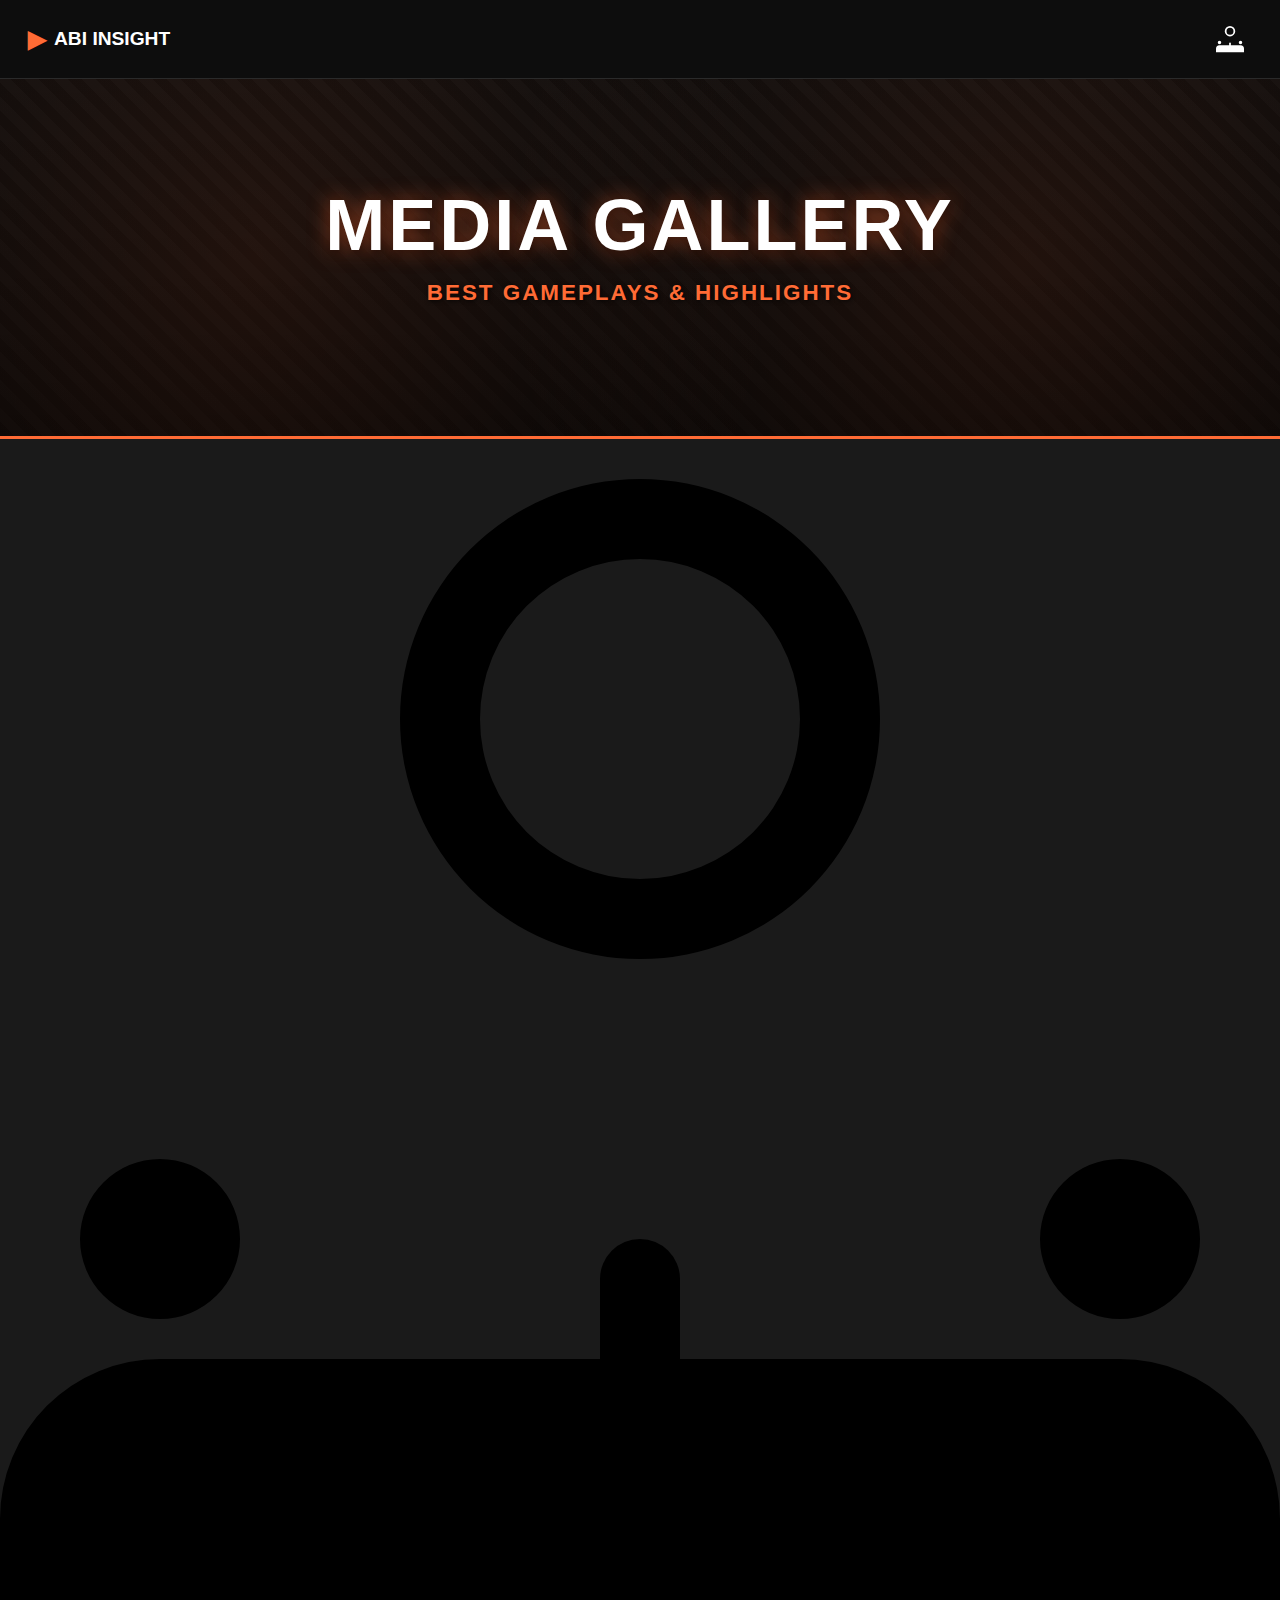
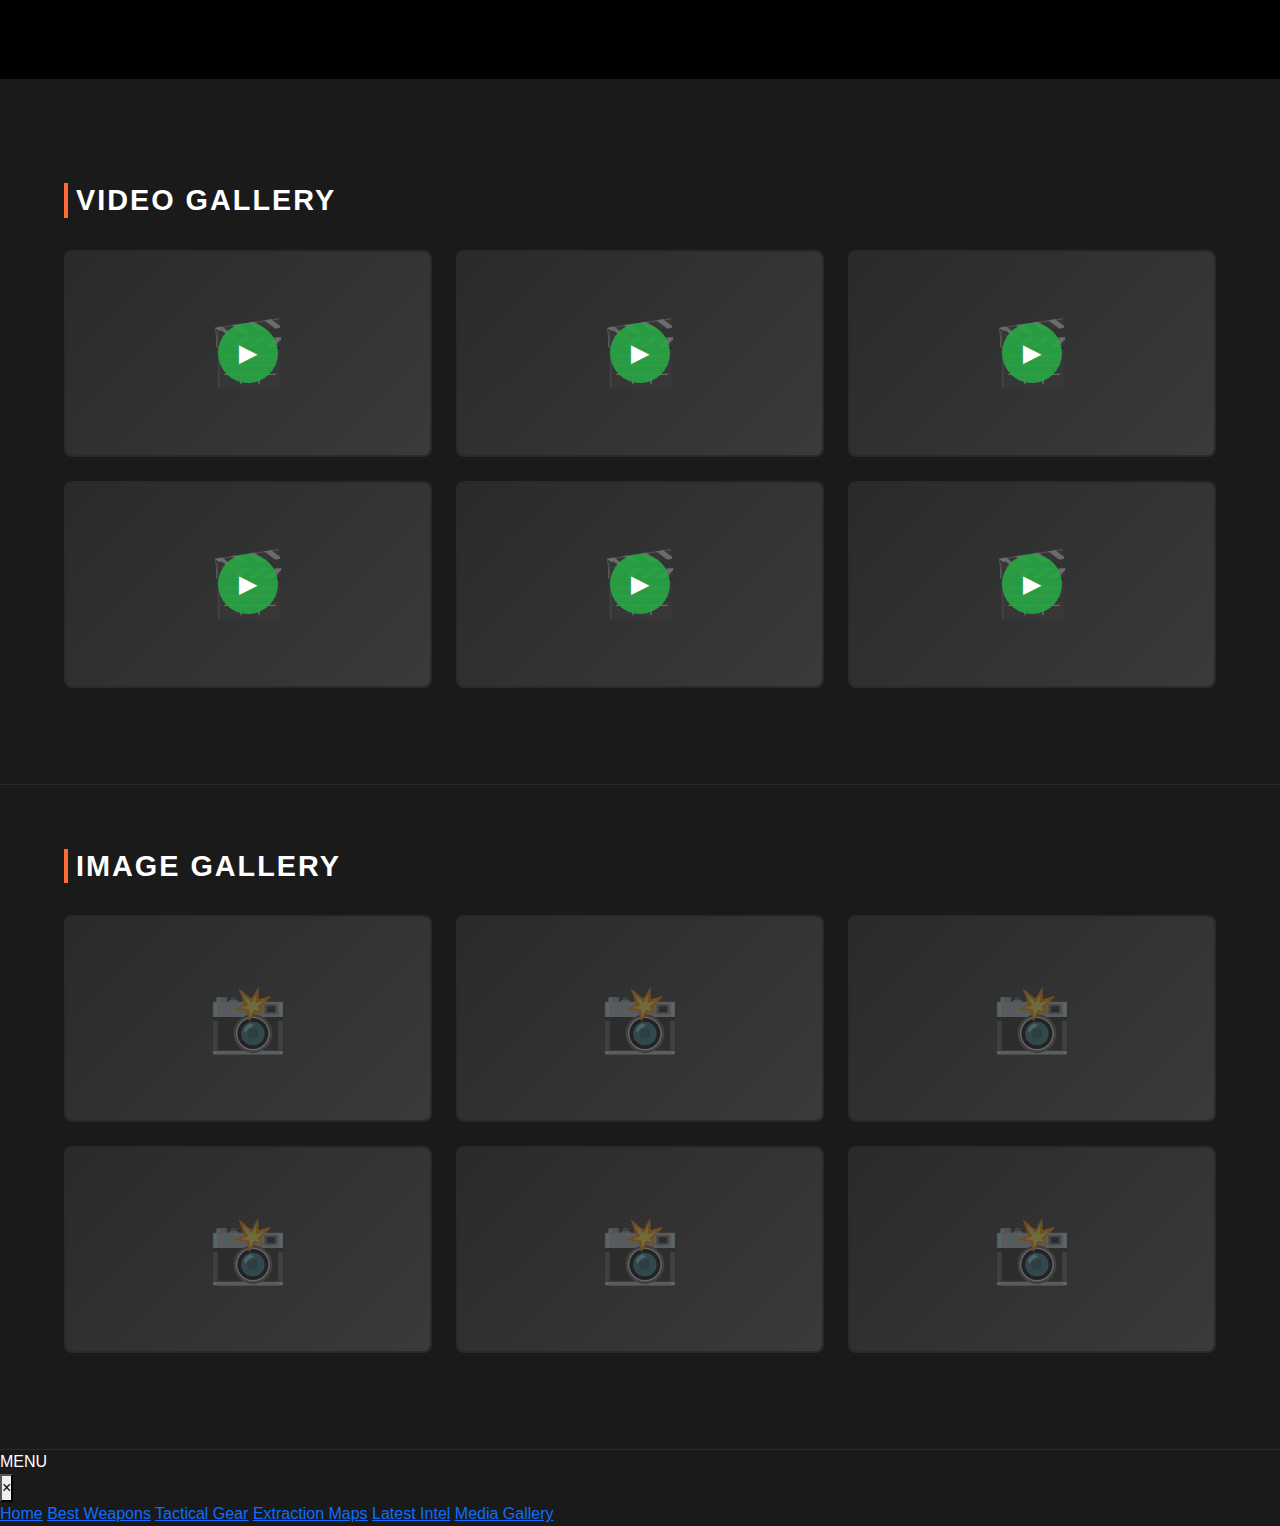
<file: media-gallery.html>
<!DOCTYPE html>
<html lang="en">
<head>
    <meta charset="UTF-8">
    <meta name="viewport" content="width=device-width, initial-scale=1.0">
    <title>Media Gallery - ABI Insight</title>
    <link href="https://cdn.jsdelivr.net/npm/bootstrap@5.3.0/dist/css/bootstrap.min.css" rel="stylesheet">
    <link rel="stylesheet" href="assets/styles/style.css">
    <style>
        .gallery-section {
            padding: 3rem 1rem;
            border-bottom: 1px solid #2a2a2a;
        }

        .gallery-grid {
            display: grid;
            grid-template-columns: repeat(auto-fill, minmax(280px, 1fr));
            gap: 1.5rem;
            margin: 2rem 0;
        }

        .gallery-item {
            position: relative;
            aspect-ratio: 16 / 9;
            background: linear-gradient(135deg, #2a2a2a 0%, #1f1f1f 100%);
            border-radius: 8px;
            overflow: hidden;
            cursor: pointer;
            transition: all 0.3s ease;
            border: 2px solid #2a2a2a;
        }

        .gallery-item:hover {
            transform: translateY(-5px);
            border-color: #28a745;
            box-shadow: 0 8px 25px rgba(40, 167, 69, 0.3);
        }

        .gallery-item-image {
            width: 100%;
            height: 100%;
            object-fit: cover;
            background: linear-gradient(135deg, #2a2a2a 0%, #3a3a3a 100%);
            display: flex;
            align-items: center;
            justify-content: center;
        }

        .gallery-item-placeholder {
            font-size: 4rem;
            opacity: 0.3;
        }

        .gallery-item-overlay {
            position: absolute;
            top: 0;
            left: 0;
            right: 0;
            bottom: 0;
            background: linear-gradient(to top, rgba(0, 0, 0, 0.8) 0%, transparent 50%);
            display: flex;
            flex-direction: column;
            justify-content: flex-end;
            padding: 1rem;
            opacity: 0;
            transition: opacity 0.3s ease;
        }

        .gallery-item:hover .gallery-item-overlay {
            opacity: 1;
        }

        .gallery-item-title {
            color: #ffffff;
            font-size: 0.9rem;
            font-weight: 700;
            text-transform: uppercase;
            margin-bottom: 0.3rem;
        }

        .gallery-item-type {
            color: #28a745;
            font-size: 0.75rem;
            text-transform: uppercase;
            font-weight: 600;
        }

        .play-icon {
            position: absolute;
            top: 50%;
            left: 50%;
            transform: translate(-50%, -50%);
            width: 60px;
            height: 60px;
            background: rgba(40, 167, 69, 0.9);
            border-radius: 50%;
            display: flex;
            align-items: center;
            justify-content: center;
            font-size: 1.5rem;
            color: #ffffff;
            transition: all 0.3s ease;
        }

        .gallery-item:hover .play-icon {
            background: rgba(40, 167, 69, 1);
            transform: translate(-50%, -50%) scale(1.1);
        }

        /* Lightbox Styles */
        .lightbox {
            display: none;
            position: fixed;
            top: 0;
            left: 0;
            right: 0;
            bottom: 0;
            background: rgba(0, 0, 0, 0.95);
            z-index: 9999;
            align-items: center;
            justify-content: center;
            padding: 2rem;
        }

        .lightbox.active {
            display: flex;
        }

        .lightbox-content {
            max-width: 90%;
            max-height: 90%;
            position: relative;
        }

        .lightbox-media {
            max-width: 100%;
            max-height: 85vh;
            border-radius: 8px;
            box-shadow: 0 8px 40px rgba(40, 167, 69, 0.3);
        }

        .lightbox-close {
            position: absolute;
            top: -40px;
            right: 0;
            background: transparent;
            border: none;
            color: #ffffff;
            font-size: 2rem;
            cursor: pointer;
            width: 40px;
            height: 40px;
            display: flex;
            align-items: center;
            justify-content: center;
            transition: all 0.3s ease;
        }

        .lightbox-close:hover {
            color: #28a745;
            transform: rotate(90deg);
        }

        .lightbox-title {
            position: absolute;
            bottom: -50px;
            left: 0;
            right: 0;
            color: #ffffff;
            text-align: center;
            font-size: 1.1rem;
            font-weight: 700;
            text-transform: uppercase;
        }

        .back-button {
            display: inline-block;
            margin: 2rem 1rem;
            padding: 0.8rem 1.5rem;
            background: linear-gradient(145deg, #3a3a3a 0%, #2a2a2a 100%);
            color: #ffffff;
            text-decoration: none;
            border-radius: 4px;
            border: 1px solid #4a4a4a;
            text-transform: uppercase;
            font-size: 0.85rem;
            font-weight: 600;
            letter-spacing: 1px;
            transition: all 0.3s ease;
        }

        .back-button:hover {
            background: linear-gradient(145deg, #28a745 0%, #34ce57 100%);
            border-color: #28a745;
            color: #ffffff;
            transform: translateY(-2px);
            box-shadow: 0 4px 12px rgba(40, 167, 69, 0.3);
        }

        @media (min-width: 768px) {
            .gallery-section {
                padding: 3rem 2rem;
            }

            .gallery-grid {
                grid-template-columns: repeat(auto-fill, minmax(320px, 1fr));
            }
        }

        @media (min-width: 1024px) {
            .gallery-section {
                padding: 4rem;
            }

            .gallery-grid {
                grid-template-columns: repeat(auto-fill, minmax(350px, 1fr));
            }
        }
    </style>
</head>
<body>
    <!-- Navigation -->
    <nav class="navbar navbar-dark">
        <div class="container-fluid">
            <a class="navbar-brand" href="index.html">
                <span class="brand-icon">▶</span> ABI INSIGHT
            </a>
            <div class="nav-icons">
                <button class="btn-icon" id="hamburger-menu">
                    <svg width="28" height="28" fill="currentColor" viewBox="0 0 16 16">
                        <path d="M0 15.5v-2a2 2 0 0 1 2-2h12a2 2 0 0 1 2 2v2H0zm8-10a2 2 0 1 1 0-4 2 2 0 0 1 0 4zm0 1a3 3 0 1 0 0-6 3 3 0 0 0 0 6zM2 11a1 1 0 1 1 0-2 1 1 0 0 1 0 2zm12 0a1 1 0 1 1 0-2 1 1 0 0 1 0 2z"/>
                        <path d="M8 13a.5.5 0 0 1-.5-.5v-2a.5.5 0 0 1 1 0v2a.5.5 0 0 1-.5.5z"/>
                    </svg>
                </button>
            </div>
        </div>
    </nav>

    <!-- Hero Section -->
    <section class="hero-section" style="height: 40vh;">
        <div class="hero-content">
            <h1 class="hero-title">MEDIA GALLERY</h1>
            <p class="hero-subtitle">BEST GAMEPLAYS & HIGHLIGHTS</p>
        </div>
    </section>

    <a href="index.html" class="icon-btn-home" title="Back to Home">
        <svg viewBox="0 0 16 16">
            <path d="M0 15.5v-2a2 2 0 0 1 2-2h12a2 2 0 0 1 2 2v2H0zm8-10a2 2 0 1 1 0-4 2 2 0 0 1 0 4zm0 1a3 3 0 1 0 0-6 3 3 0 0 0 0 6zM2 11a1 1 0 1 1 0-2 1 1 0 0 1 0 2zm12 0a1 1 0 1 1 0-2 1 1 0 0 1 0 2z"/>
            <path d="M8 13a.5.5 0 0 1-.5-.5v-2a.5.5 0 0 1 1 0v2a.5.5 0 0 1-.5.5z"/>
        </svg>
    </a>

    <!-- Video Gallery -->
    <section class="gallery-section">
        <h2 class="section-title">VIDEO GALLERY</h2>
        <div class="gallery-grid">
            <div class="gallery-item" onclick="openLightbox('video', 'Epic 1v5 Clutch', 'assets/media/video/abi-video.webm')">
                <div class="gallery-item-image">
                    <span class="gallery-item-placeholder">🎬</span>
                </div>
                <div class="play-icon">▶</div>
                <div class="gallery-item-overlay">
                    <div class="gallery-item-title">Epic 1v5 Clutch</div>
                    <div class="gallery-item-type">Gameplay Highlight</div>
                </div>
            </div>

            <div class="gallery-item" onclick="openLightbox('video', 'Farm Map Speed Run', 'assets/media/video/abi-video.webm')">
                <div class="gallery-item-image">
                    <span class="gallery-item-placeholder">🎬</span>
                </div>
                <div class="play-icon">▶</div>
                <div class="gallery-item-overlay">
                    <div class="gallery-item-title">Farm Map Speed Run</div>
                    <div class="gallery-item-type">World Record Attempt</div>
                </div>
            </div>

            <div class="gallery-item" onclick="openLightbox('video', 'Legendary Loot Extraction', 'assets/media/video/abi-video.webm')">
                <div class="gallery-item-image">
                    <span class="gallery-item-placeholder">🎬</span>
                </div>
                <div class="play-icon">▶</div>
                <div class="gallery-item-overlay">
                    <div class="gallery-item-title">Legendary Loot Extraction</div>
                    <div class="gallery-item-type">Perfect Run</div>
                </div>
            </div>

            <div class="gallery-item" onclick="openLightbox('video', 'Squad Wipe Montage', 'assets/media/video/abi-video.webm')">
                <div class="gallery-item-image">
                    <span class="gallery-item-placeholder">🎬</span>
                </div>
                <div class="play-icon">▶</div>
                <div class="gallery-item-overlay">
                    <div class="gallery-item-title">Squad Wipe Montage</div>
                    <div class="gallery-item-type">Best Plays</div>
                </div>
            </div>

            <div class="gallery-item" onclick="openLightbox('video', 'Sniper Compilation', 'assets/media/video/abi-video.webm')">
                <div class="gallery-item-image">
                    <span class="gallery-item-placeholder">🎬</span>
                </div>
                <div class="play-icon">▶</div>
                <div class="gallery-item-overlay">
                    <div class="gallery-item-title">Sniper Compilation</div>
                    <div class="gallery-item-type">Long Range Eliminations</div>
                </div>
            </div>

            <div class="gallery-item" onclick="openLightbox('video', 'Underground Bunker Raid', 'assets/media/video/abi-video.webm')">
                <div class="gallery-item-image">
                    <span class="gallery-item-placeholder">🎬</span>
                </div>
                <div class="play-icon">▶</div>
                <div class="gallery-item-overlay">
                    <div class="gallery-item-title">Underground Bunker Raid</div>
                    <div class="gallery-item-type">Tactical Showcase</div>
                </div>
            </div>
        </div>
    </section>

    <!-- Image Gallery -->
    <section class="gallery-section">
        <h2 class="section-title">IMAGE GALLERY</h2>
        <div class="gallery-grid">
            <div class="gallery-item" onclick="openLightbox('image', 'Tactical Positioning', 'assets/media/images/abi-poster.jpg')">
                <div class="gallery-item-image">
                    <span class="gallery-item-placeholder">📸</span>
                </div>
                <div class="gallery-item-overlay">
                    <div class="gallery-item-title">Tactical Positioning</div>
                    <div class="gallery-item-type">Strategy Screenshot</div>
                </div>
            </div>

            <div class="gallery-item" onclick="openLightbox('image', 'Rare Loot Find', 'assets/media/images/abi-poster.jpg')">
                <div class="gallery-item-image">
                    <span class="gallery-item-placeholder">📸</span>
                </div>
                <div class="gallery-item-overlay">
                    <div class="gallery-item-title">Rare Loot Find</div>
                    <div class="gallery-item-type">Epic Moment</div>
                </div>
            </div>

            <div class="gallery-item" onclick="openLightbox('image', 'Squad Formation', 'assets/media/images/abi-poster.jpg')">
                <div class="gallery-item-image">
                    <span class="gallery-item-placeholder">📸</span>
                </div>
                <div class="gallery-item-overlay">
                    <div class="gallery-item-title">Squad Formation</div>
                    <div class="gallery-item-type">Team Tactics</div>
                </div>
            </div>

            <div class="gallery-item" onclick="openLightbox('image', 'Map Overview', 'assets/media/images/abi-poster.jpg')">
                <div class="gallery-item-image">
                    <span class="gallery-item-placeholder">📸</span>
                </div>
                <div class="gallery-item-overlay">
                    <div class="gallery-item-title">Map Overview</div>
                    <div class="gallery-item-type">Navigation Guide</div>
                </div>
            </div>

            <div class="gallery-item" onclick="openLightbox('image', 'Weapon Loadout', 'assets/media/images/abi-poster.jpg')">
                <div class="gallery-item-image">
                    <span class="gallery-item-placeholder">📸</span>
                </div>
                <div class="gallery-item-overlay">
                    <div class="gallery-item-title">Weapon Loadout</div>
                    <div class="gallery-item-type">Meta Build</div>
                </div>
            </div>

            <div class="gallery-item" onclick="openLightbox('image', 'Extraction Success', 'assets/media/images/abi-poster.jpg')">
                <div class="gallery-item-image">
                    <span class="gallery-item-placeholder">📸</span>
                </div>
                <div class="gallery-item-overlay">
                    <div class="gallery-item-title">Extraction Success</div>
                    <div class="gallery-item-type">Victory Screen</div>
                </div>
            </div>
        </div>
    </section>

    <!-- Mobile Menu -->
    <div class="menu-overlay" id="menu-overlay"></div>
    <div class="mobile-menu" id="mobile-menu">
        <div class="mobile-menu-header">
            <div class="mobile-menu-title">MENU</div>
            <button class="mobile-menu-close" id="menu-close">×</button>
        </div>
        <nav class="mobile-menu-nav">
            <a href="index.html">Home</a>
            <a href="best-weapons.html">Best Weapons</a>
            <a href="tactical-gear.html">Tactical Gear</a>
            <a href="extraction-maps.html">Extraction Maps</a>
            <a href="latest-intel.html">Latest Intel</a>
            <a href="media-gallery.html" class="active">Media Gallery</a>
        </nav>
    </div>

    <!-- Lightbox -->
    <div class="lightbox" id="lightbox" onclick="closeLightbox(event)">
        <div class="lightbox-content">
            <button class="lightbox-close" onclick="closeLightbox(event)">×</button>
            <img class="lightbox-media" id="lightbox-image" style="display: none;" alt="Lightbox content">
            <video class="lightbox-media" id="lightbox-video" controls style="display: none;">
                <source src="" type="video/webm">
                Your browser does not support the video tag.
            </video>
            <div class="lightbox-title" id="lightbox-title"></div>
        </div>
    </div>

    <script src="https://cdn.jsdelivr.net/npm/bootstrap@5.3.0/dist/js/bootstrap.bundle.min.js"></script>
    <script>
        function openLightbox(type, title, src) {
            const lightbox = document.getElementById('lightbox');
            const lightboxImage = document.getElementById('lightbox-image');
            const lightboxVideo = document.getElementById('lightbox-video');
            const lightboxTitle = document.getElementById('lightbox-title');

            lightboxTitle.textContent = title;

            if (type === 'image') {
                lightboxImage.src = src;
                lightboxImage.style.display = 'block';
                lightboxVideo.style.display = 'none';
                lightboxVideo.pause();
            } else if (type === 'video') {
                lightboxVideo.querySelector('source').src = src;
                lightboxVideo.load();
                lightboxVideo.style.display = 'block';
                lightboxImage.style.display = 'none';
            }

            lightbox.classList.add('active');
            document.body.style.overflow = 'hidden';
        }

        function closeLightbox(event) {
            if (event.target.id === 'lightbox' || event.target.classList.contains('lightbox-close')) {
                const lightbox = document.getElementById('lightbox');
                const lightboxVideo = document.getElementById('lightbox-video');
                
                lightbox.classList.remove('active');
                lightboxVideo.pause();
                document.body.style.overflow = '';
            }
        }

        document.addEventListener('keydown', function(event) {
            if (event.key === 'Escape') {
                const lightbox = document.getElementById('lightbox');
                if (lightbox.classList.contains('active')) {
                    lightbox.classList.remove('active');
                    document.getElementById('lightbox-video').pause();
                    document.body.style.overflow = '';
                }
            }
        });

        // Hamburger menu functionality
        const hamburgerBtn = document.getElementById('hamburger-menu');
        const mobileMenu = document.getElementById('mobile-menu');
        const menuOverlay = document.getElementById('menu-overlay');
        const menuClose = document.getElementById('menu-close');

        function openMenu() {
            mobileMenu.classList.add('active');
            menuOverlay.classList.add('active');
            document.body.style.overflow = 'hidden';
        }

        function closeMenu() {
            mobileMenu.classList.remove('active');
            menuOverlay.classList.remove('active');
            document.body.style.overflow = '';
        }

        hamburgerBtn.addEventListener('click', openMenu);
        menuClose.addEventListener('click', closeMenu);
        menuOverlay.addEventListener('click', closeMenu);

        // Close menu on escape key
        document.addEventListener('keydown', function(event) {
            if (event.key === 'Escape' && mobileMenu.classList.contains('active')) {
                closeMenu();
            }
        });
    </script>
</body>
</html>
</file>
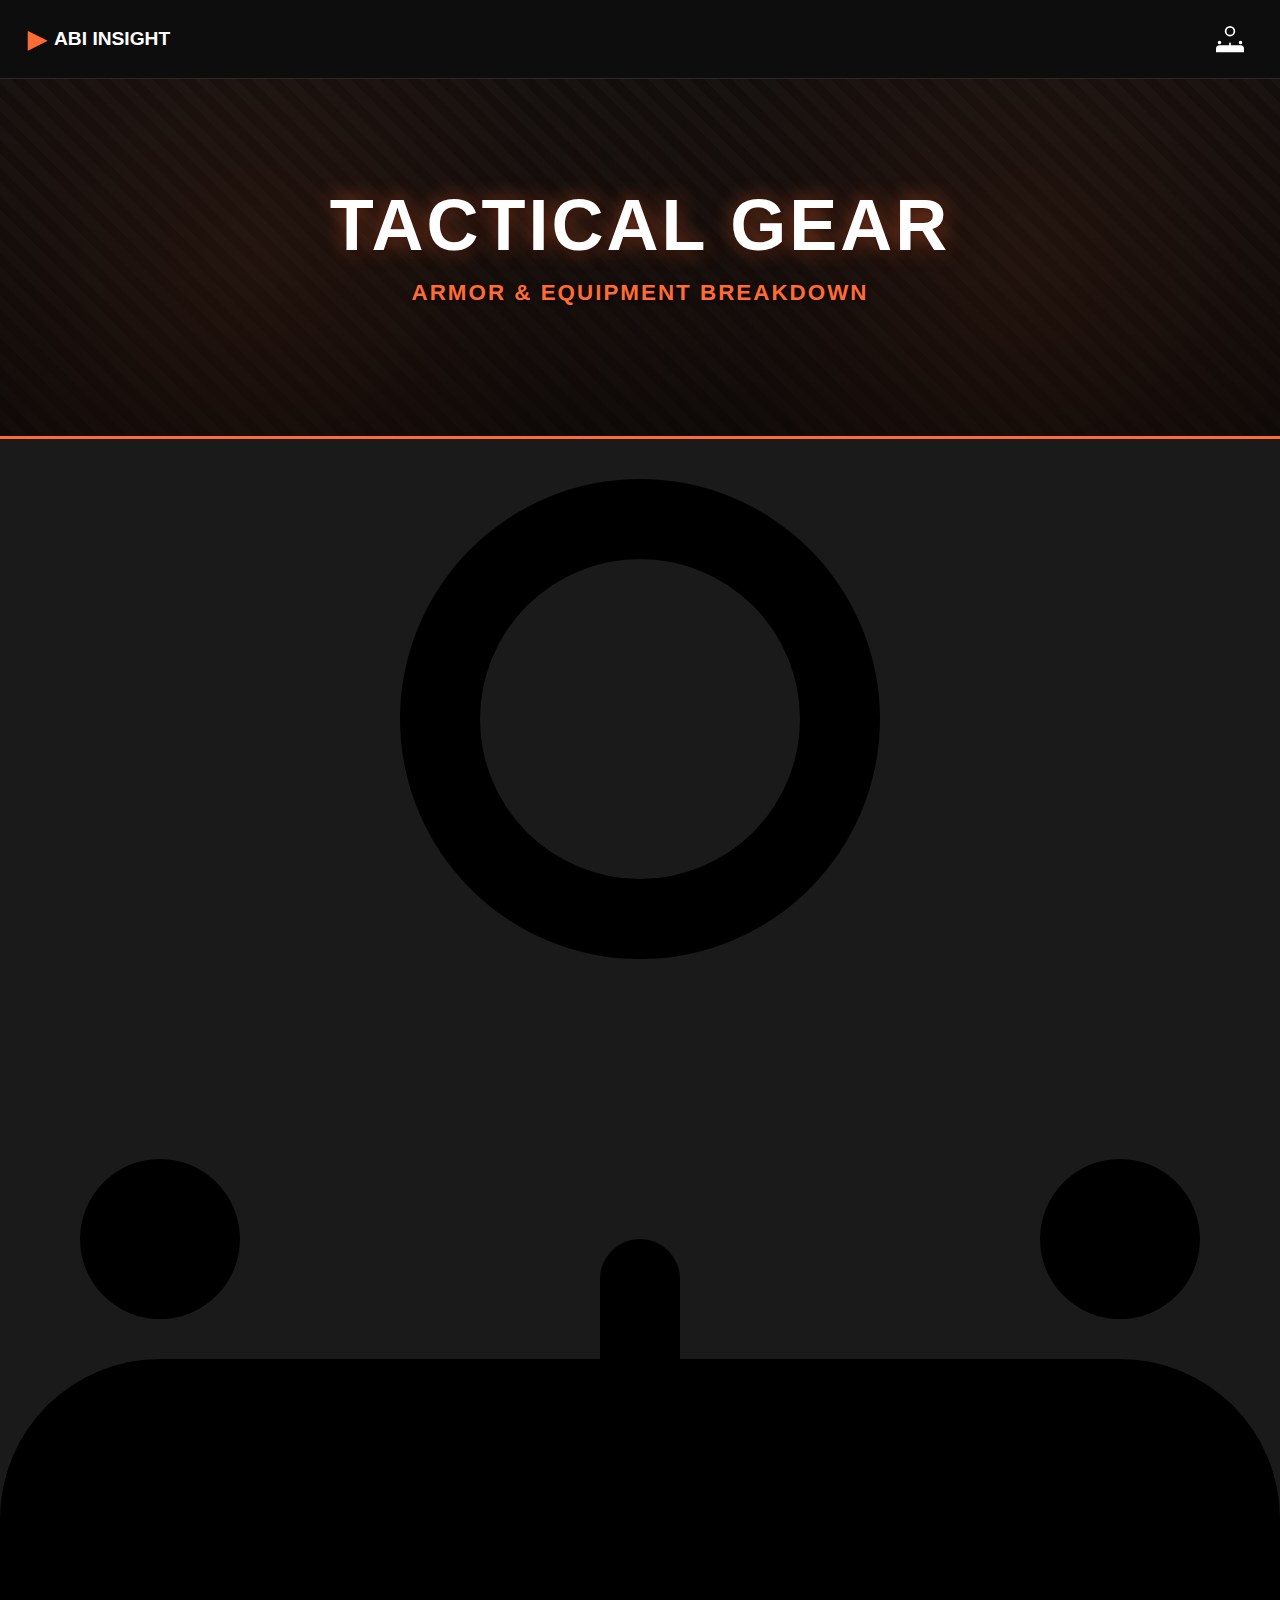
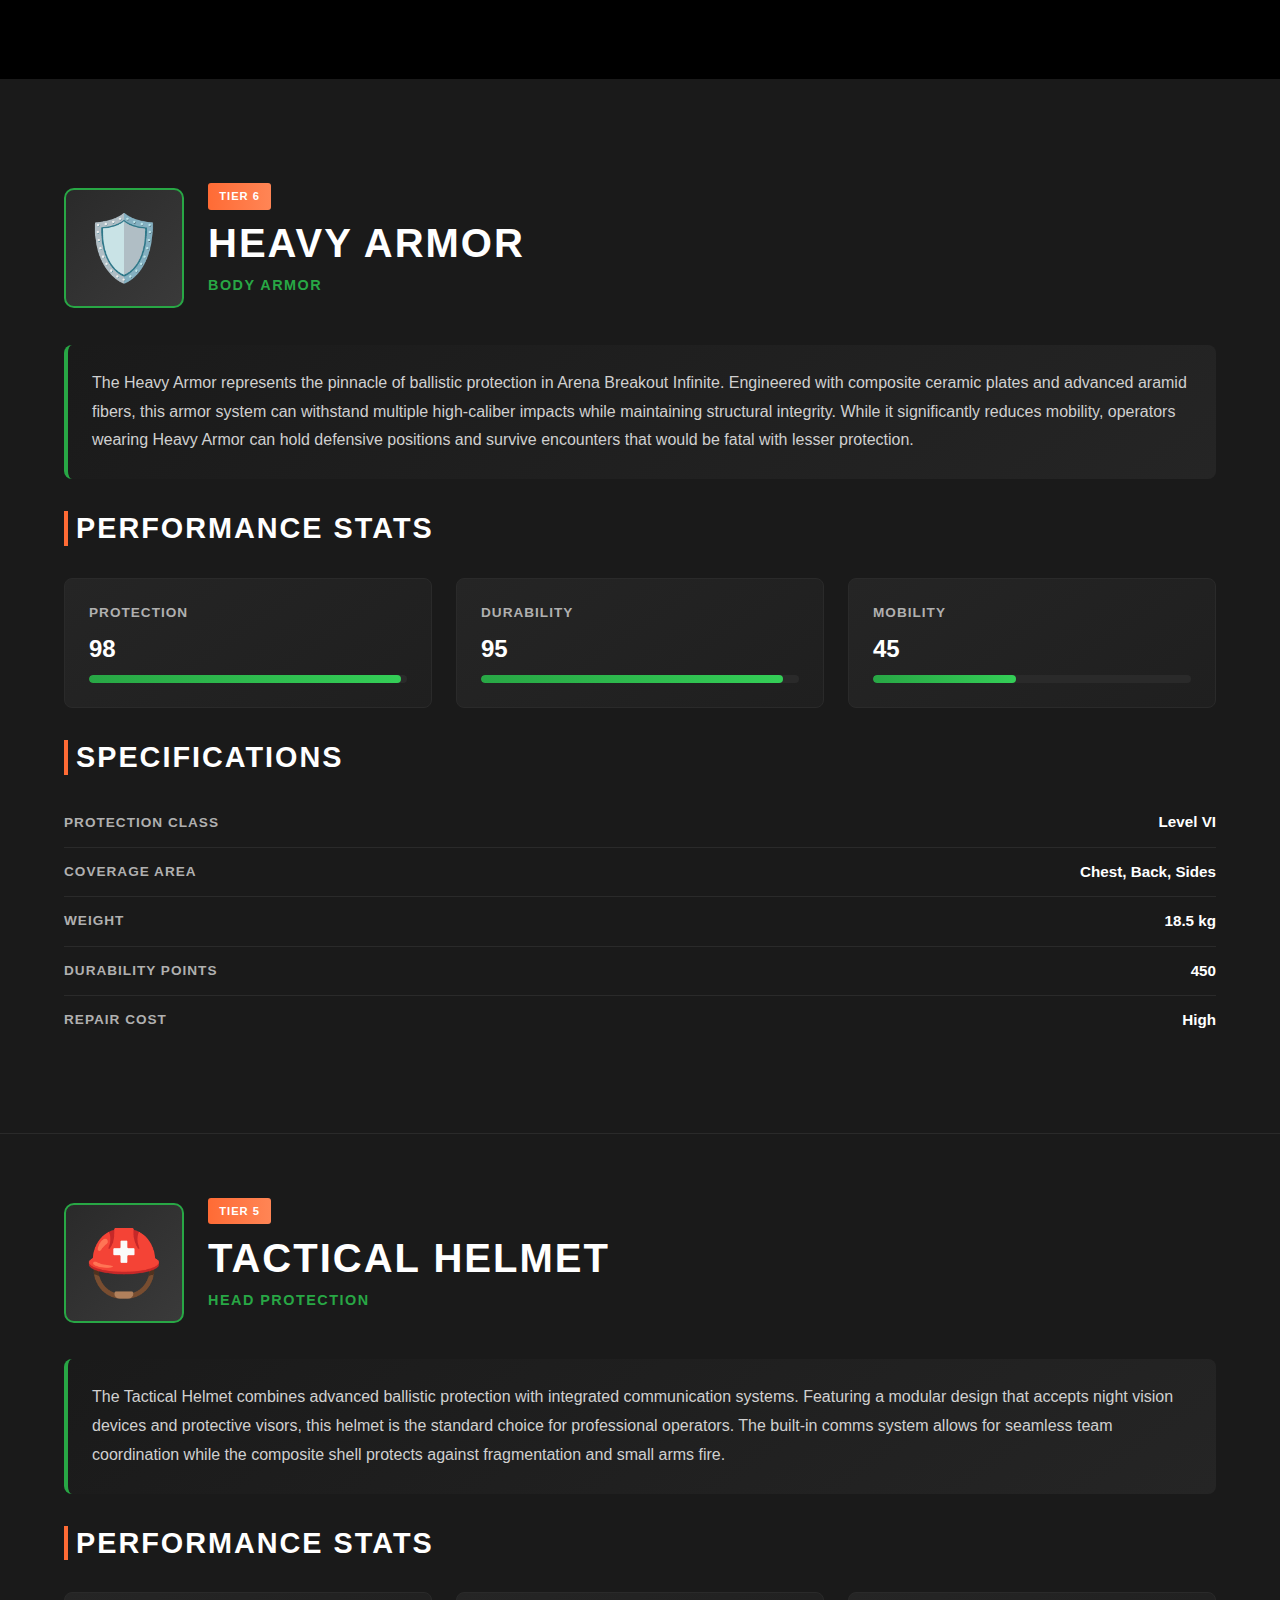
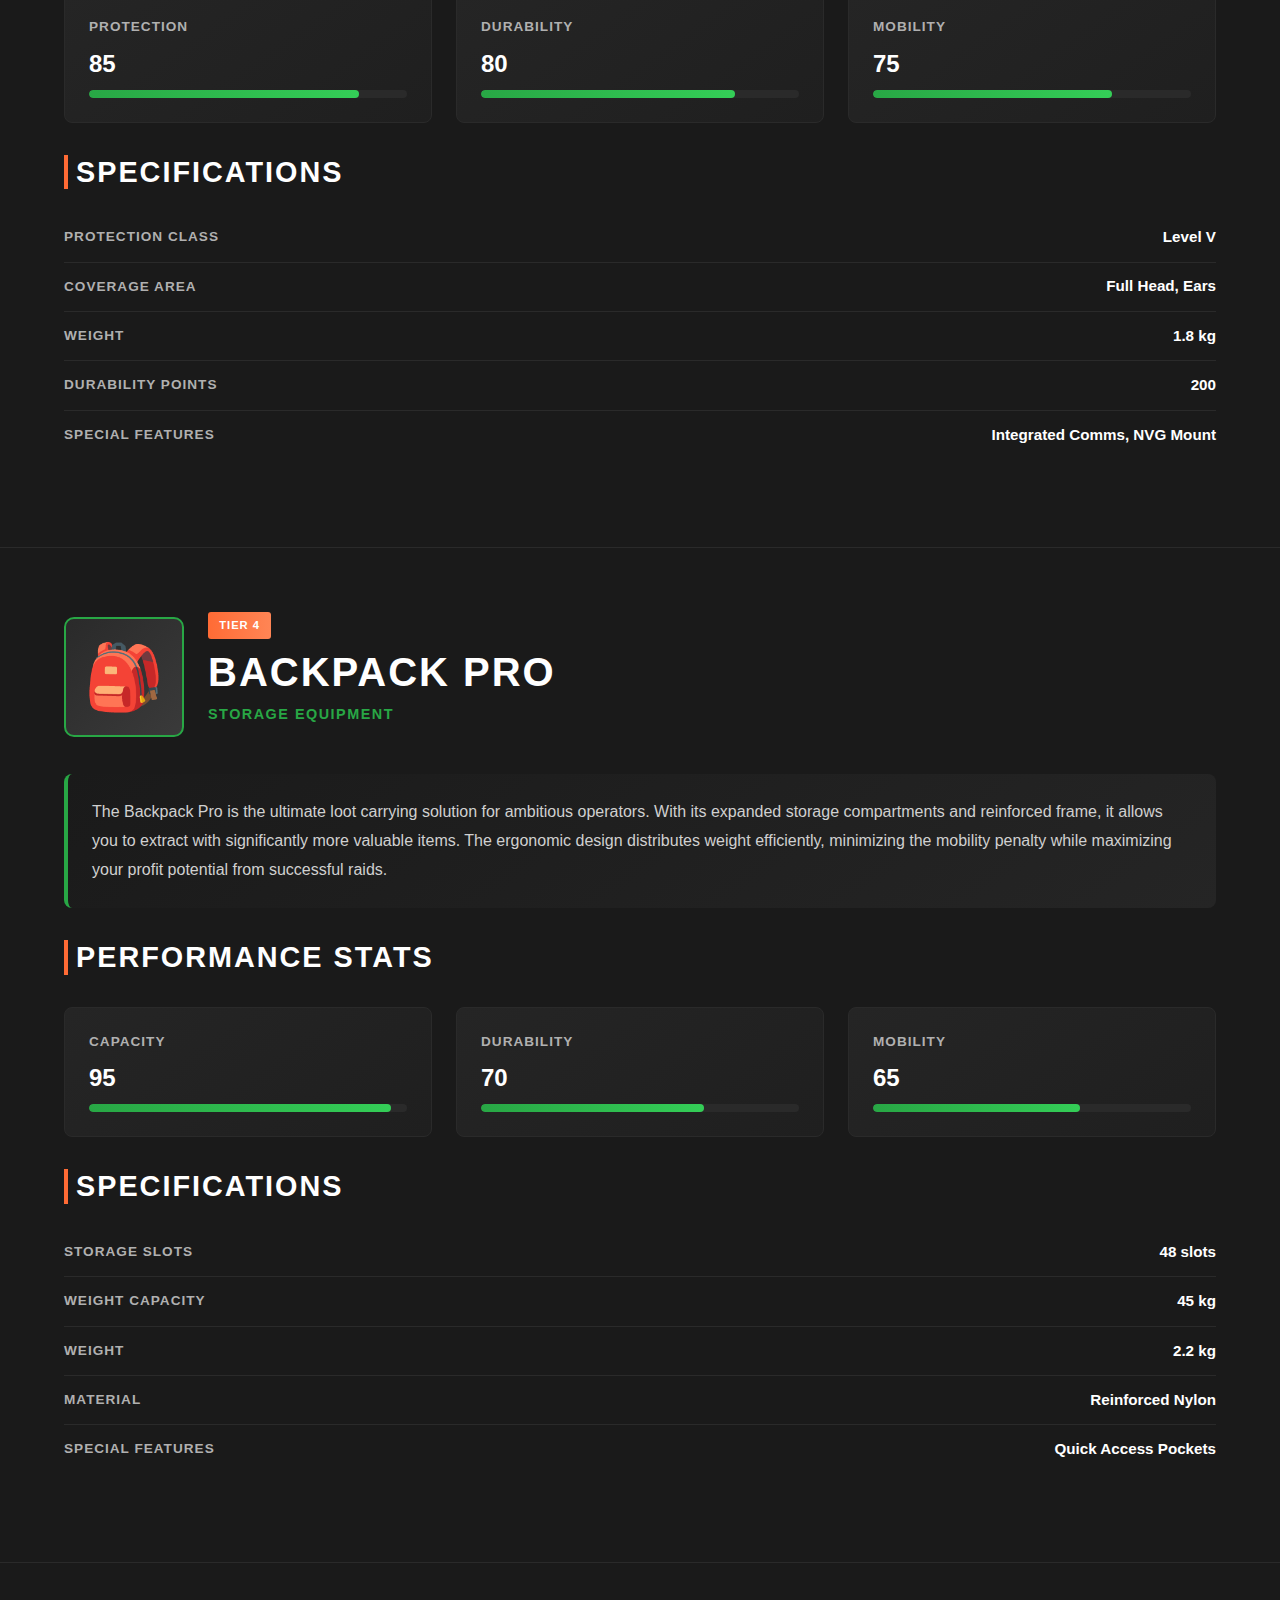
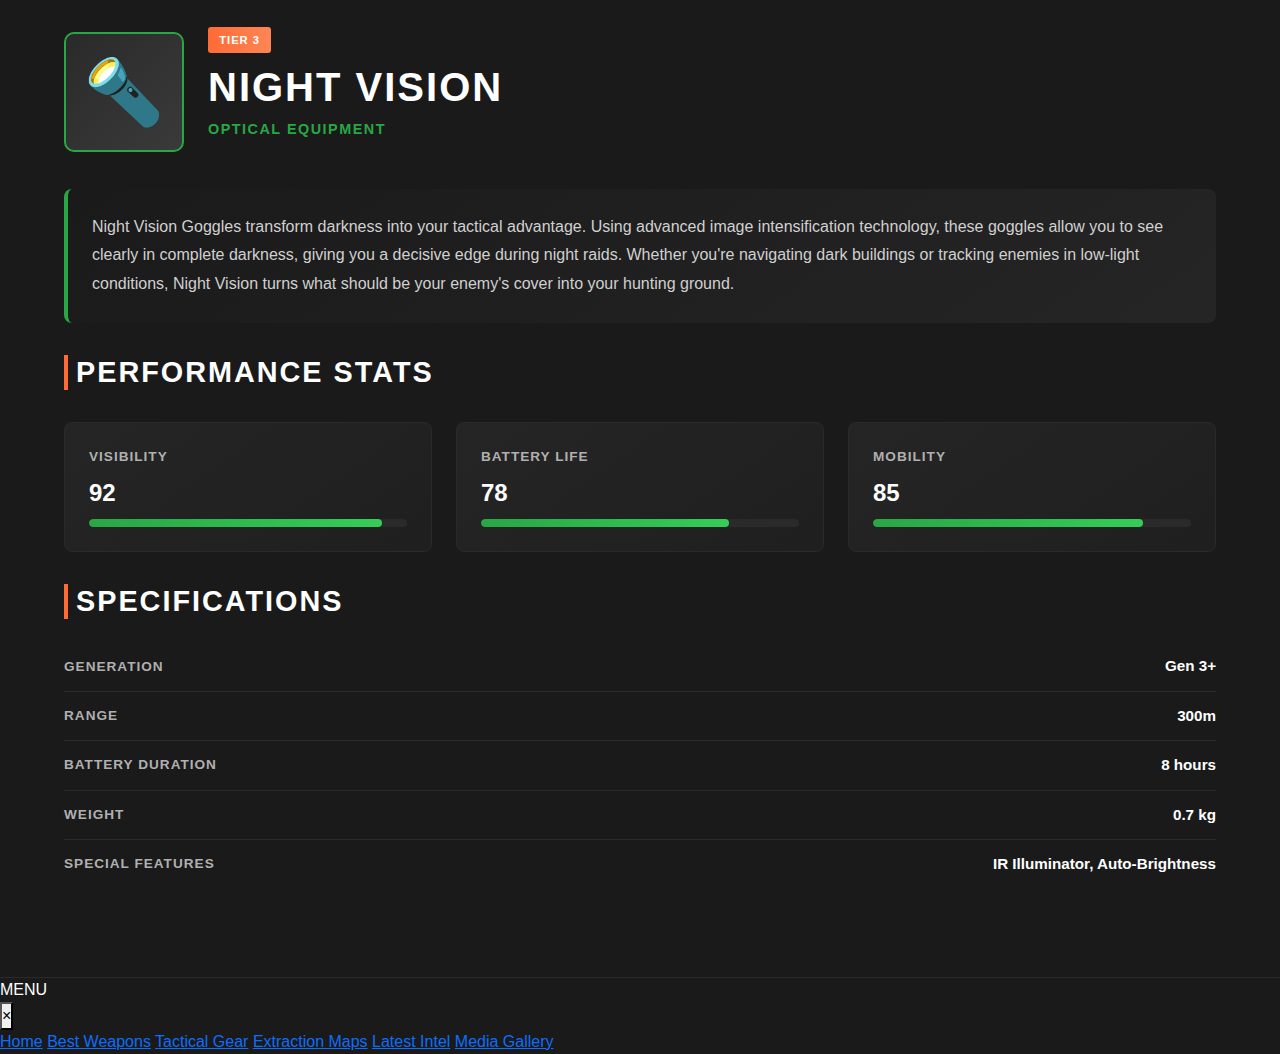
<file: tactical-gear.html>
<!DOCTYPE html>
<html lang="en">
<head>
    <meta charset="UTF-8">
    <meta name="viewport" content="width=device-width, initial-scale=1.0">
    <title>Tactical Gear - ABI Insight</title>
    <link href="https://cdn.jsdelivr.net/npm/bootstrap@5.3.0/dist/css/bootstrap.min.css" rel="stylesheet">
    <link rel="stylesheet" href="assets/styles/style.css">
    <style>
        .gear-detail-section {
            padding: 3rem 1rem;
            border-bottom: 1px solid #2a2a2a;
        }

        .gear-header {
            display: flex;
            align-items: center;
            gap: 1.5rem;
            margin-bottom: 2rem;
            flex-wrap: wrap;
        }

        .gear-icon {
            width: 100px;
            height: 100px;
            background: linear-gradient(135deg, #2a2a2a 0%, #3a3a3a 100%);
            border-radius: 10px;
            display: flex;
            align-items: center;
            justify-content: center;
            font-size: 3rem;
            border: 2px solid #28a745;
        }

        .gear-title-block h2 {
            font-size: 2rem;
            font-weight: 800;
            margin-bottom: 0.5rem;
            color: #ffffff;
            text-transform: uppercase;
            letter-spacing: 2px;
        }

        .gear-category {
            color: #28a745;
            font-size: 0.9rem;
            text-transform: uppercase;
            letter-spacing: 1.5px;
            font-weight: 600;
        }

        .stats-grid {
            display: grid;
            grid-template-columns: repeat(auto-fit, minmax(250px, 1fr));
            gap: 1.5rem;
            margin: 2rem 0;
        }

        .stat-card {
            background: linear-gradient(145deg, #252525 0%, #1f1f1f 100%);
            padding: 1.5rem;
            border-radius: 8px;
            border: 1px solid #2a2a2a;
            transition: all 0.3s ease;
        }

        .stat-card:hover {
            border-color: #28a745;
            box-shadow: 0 4px 15px rgba(40, 167, 69, 0.2);
        }

        .stat-label {
            color: #b0b0b0;
            font-size: 0.85rem;
            text-transform: uppercase;
            letter-spacing: 1px;
            margin-bottom: 0.5rem;
            font-weight: 600;
        }

        .stat-value {
            color: #ffffff;
            font-size: 1.5rem;
            font-weight: 700;
        }

        .stat-bar {
            height: 8px;
            background: #2a2a2a;
            border-radius: 4px;
            margin-top: 0.5rem;
            overflow: hidden;
        }

        .stat-bar-fill {
            height: 100%;
            background: linear-gradient(90deg, #28a745 0%, #34ce57 100%);
            border-radius: 4px;
            transition: width 0.5s ease;
        }

        .gear-description {
            background: linear-gradient(145deg, #1a1a1a 0%, #252525 100%);
            padding: 1.5rem;
            border-radius: 8px;
            border-left: 4px solid #28a745;
            margin: 1.5rem 0;
        }

        .gear-description p {
            color: #d0d0d0;
            line-height: 1.8;
            margin: 0;
        }

        .specs-list {
            list-style: none;
            padding: 0;
            margin: 1.5rem 0;
        }

        .specs-list li {
            padding: 0.8rem 0;
            border-bottom: 1px solid #2a2a2a;
            display: flex;
            justify-content: space-between;
            align-items: center;
        }

        .specs-list li:last-child {
            border-bottom: none;
        }

        .spec-name {
            color: #b0b0b0;
            font-weight: 600;
            text-transform: uppercase;
            font-size: 0.85rem;
            letter-spacing: 1px;
        }

        .spec-value {
            color: #ffffff;
            font-weight: 700;
            font-size: 0.95rem;
        }

        .back-button {
            display: inline-block;
            margin: 2rem 1rem;
            padding: 0.8rem 1.5rem;
            background: linear-gradient(145deg, #3a3a3a 0%, #2a2a2a 100%);
            color: #ffffff;
            text-decoration: none;
            border-radius: 4px;
            border: 1px solid #4a4a4a;
            text-transform: uppercase;
            font-size: 0.85rem;
            font-weight: 600;
            letter-spacing: 1px;
            transition: all 0.3s ease;
        }

        .back-button:hover {
            background: linear-gradient(145deg, #28a745 0%, #34ce57 100%);
            border-color: #28a745;
            color: #ffffff;
            transform: translateY(-2px);
            box-shadow: 0 4px 12px rgba(40, 167, 69, 0.3);
        }

        @media (min-width: 768px) {
            .gear-detail-section {
                padding: 3rem 2rem;
            }

            .gear-icon {
                width: 120px;
                height: 120px;
                font-size: 4rem;
            }

            .gear-title-block h2 {
                font-size: 2.5rem;
            }
        }

        @media (min-width: 1024px) {
            .gear-detail-section {
                padding: 4rem;
            }

            .stats-grid {
                grid-template-columns: repeat(3, 1fr);
            }
        }
    </style>
</head>
<body>
    <!-- Navigation -->
    <nav class="navbar navbar-dark">
        <div class="container-fluid">
            <a class="navbar-brand" href="index.html">
                <span class="brand-icon">▶</span> ABI INSIGHT
            </a>
            <div class="nav-icons">
                <button class="btn-icon" id="hamburger-menu">
                    <svg width="28" height="28" fill="currentColor" viewBox="0 0 16 16">
                        <path d="M0 15.5v-2a2 2 0 0 1 2-2h12a2 2 0 0 1 2 2v2H0zm8-10a2 2 0 1 1 0-4 2 2 0 0 1 0 4zm0 1a3 3 0 1 0 0-6 3 3 0 0 0 0 6zM2 11a1 1 0 1 1 0-2 1 1 0 0 1 0 2zm12 0a1 1 0 1 1 0-2 1 1 0 0 1 0 2z"/>
                        <path d="M8 13a.5.5 0 0 1-.5-.5v-2a.5.5 0 0 1 1 0v2a.5.5 0 0 1-.5.5z"/>
                    </svg>
                </button>
            </div>
        </div>
    </nav>

    <!-- Hero Section -->
    <section class="hero-section" style="height: 40vh;">
        <div class="hero-content">
            <h1 class="hero-title">TACTICAL GEAR</h1>
            <p class="hero-subtitle">ARMOR & EQUIPMENT BREAKDOWN</p>
        </div>
    </section>

    <a href="index.html" class="icon-btn-home" title="Back to Home">
        <svg viewBox="0 0 16 16">
            <path d="M0 15.5v-2a2 2 0 0 1 2-2h12a2 2 0 0 1 2 2v2H0zm8-10a2 2 0 1 1 0-4 2 2 0 0 1 0 4zm0 1a3 3 0 1 0 0-6 3 3 0 0 0 0 6zM2 11a1 1 0 1 1 0-2 1 1 0 0 1 0 2zm12 0a1 1 0 1 1 0-2 1 1 0 0 1 0 2z"/>
            <path d="M8 13a.5.5 0 0 1-.5-.5v-2a.5.5 0 0 1 1 0v2a.5.5 0 0 1-.5.5z"/>
        </svg>
    </a>

    <!-- Gear 1: HEAVY ARMOR -->
    <section class="gear-detail-section" id="heavy-armor">
        <div class="gear-header">
            <div class="gear-icon">🛡️</div>
            <div class="gear-title-block">
                <span class="badge-tier">TIER 6</span>
                <h2>HEAVY ARMOR</h2>
                <p class="gear-category">Body Armor</p>
            </div>
        </div>

        <div class="gear-description">
            <p>The Heavy Armor represents the pinnacle of ballistic protection in Arena Breakout Infinite. Engineered with composite ceramic plates and advanced aramid fibers, this armor system can withstand multiple high-caliber impacts while maintaining structural integrity. While it significantly reduces mobility, operators wearing Heavy Armor can hold defensive positions and survive encounters that would be fatal with lesser protection.</p>
        </div>

        <h3 class="section-title" style="margin-top: 2rem;">Performance Stats</h3>
        <div class="stats-grid">
            <div class="stat-card">
                <div class="stat-label">Protection</div>
                <div class="stat-value">98</div>
                <div class="stat-bar">
                    <div class="stat-bar-fill" style="width: 98%;"></div>
                </div>
            </div>
            <div class="stat-card">
                <div class="stat-label">Durability</div>
                <div class="stat-value">95</div>
                <div class="stat-bar">
                    <div class="stat-bar-fill" style="width: 95%;"></div>
                </div>
            </div>
            <div class="stat-card">
                <div class="stat-label">Mobility</div>
                <div class="stat-value">45</div>
                <div class="stat-bar">
                    <div class="stat-bar-fill" style="width: 45%;"></div>
                </div>
            </div>
        </div>

        <h3 class="section-title">Specifications</h3>
        <ul class="specs-list">
            <li><span class="spec-name">Protection Class</span> <span class="spec-value">Level VI</span></li>
            <li><span class="spec-name">Coverage Area</span> <span class="spec-value">Chest, Back, Sides</span></li>
            <li><span class="spec-name">Weight</span> <span class="spec-value">18.5 kg</span></li>
            <li><span class="spec-name">Durability Points</span> <span class="spec-value">450</span></li>
            <li><span class="spec-name">Repair Cost</span> <span class="spec-value">High</span></li>
        </ul>
    </section>

    <!-- Gear 2: TACTICAL HELMET -->
    <section class="gear-detail-section" id="tactical-helmet">
        <div class="gear-header">
            <div class="gear-icon">⛑️</div>
            <div class="gear-title-block">
                <span class="badge-tier">TIER 5</span>
                <h2>TACTICAL HELMET</h2>
                <p class="gear-category">Head Protection</p>
            </div>
        </div>

        <div class="gear-description">
            <p>The Tactical Helmet combines advanced ballistic protection with integrated communication systems. Featuring a modular design that accepts night vision devices and protective visors, this helmet is the standard choice for professional operators. The built-in comms system allows for seamless team coordination while the composite shell protects against fragmentation and small arms fire.</p>
        </div>

        <h3 class="section-title" style="margin-top: 2rem;">Performance Stats</h3>
        <div class="stats-grid">
            <div class="stat-card">
                <div class="stat-label">Protection</div>
                <div class="stat-value">85</div>
                <div class="stat-bar">
                    <div class="stat-bar-fill" style="width: 85%;"></div>
                </div>
            </div>
            <div class="stat-card">
                <div class="stat-label">Durability</div>
                <div class="stat-value">80</div>
                <div class="stat-bar">
                    <div class="stat-bar-fill" style="width: 80%;"></div>
                </div>
            </div>
            <div class="stat-card">
                <div class="stat-label">Mobility</div>
                <div class="stat-value">75</div>
                <div class="stat-bar">
                    <div class="stat-bar-fill" style="width: 75%;"></div>
                </div>
            </div>
        </div>

        <h3 class="section-title">Specifications</h3>
        <ul class="specs-list">
            <li><span class="spec-name">Protection Class</span> <span class="spec-value">Level V</span></li>
            <li><span class="spec-name">Coverage Area</span> <span class="spec-value">Full Head, Ears</span></li>
            <li><span class="spec-name">Weight</span> <span class="spec-value">1.8 kg</span></li>
            <li><span class="spec-name">Durability Points</span> <span class="spec-value">200</span></li>
            <li><span class="spec-name">Special Features</span> <span class="spec-value">Integrated Comms, NVG Mount</span></li>
        </ul>
    </section>

    <!-- Gear 3: BACKPACK PRO -->
    <section class="gear-detail-section" id="backpack-pro">
        <div class="gear-header">
            <div class="gear-icon">🎒</div>
            <div class="gear-title-block">
                <span class="badge-tier">TIER 4</span>
                <h2>BACKPACK PRO</h2>
                <p class="gear-category">Storage Equipment</p>
            </div>
        </div>

        <div class="gear-description">
            <p>The Backpack Pro is the ultimate loot carrying solution for ambitious operators. With its expanded storage compartments and reinforced frame, it allows you to extract with significantly more valuable items. The ergonomic design distributes weight efficiently, minimizing the mobility penalty while maximizing your profit potential from successful raids.</p>
        </div>

        <h3 class="section-title" style="margin-top: 2rem;">Performance Stats</h3>
        <div class="stats-grid">
            <div class="stat-card">
                <div class="stat-label">Capacity</div>
                <div class="stat-value">95</div>
                <div class="stat-bar">
                    <div class="stat-bar-fill" style="width: 95%;"></div>
                </div>
            </div>
            <div class="stat-card">
                <div class="stat-label">Durability</div>
                <div class="stat-value">70</div>
                <div class="stat-bar">
                    <div class="stat-bar-fill" style="width: 70%;"></div>
                </div>
            </div>
            <div class="stat-card">
                <div class="stat-label">Mobility</div>
                <div class="stat-value">65</div>
                <div class="stat-bar">
                    <div class="stat-bar-fill" style="width: 65%;"></div>
                </div>
            </div>
        </div>

        <h3 class="section-title">Specifications</h3>
        <ul class="specs-list">
            <li><span class="spec-name">Storage Slots</span> <span class="spec-value">48 slots</span></li>
            <li><span class="spec-name">Weight Capacity</span> <span class="spec-value">45 kg</span></li>
            <li><span class="spec-name">Weight</span> <span class="spec-value">2.2 kg</span></li>
            <li><span class="spec-name">Material</span> <span class="spec-value">Reinforced Nylon</span></li>
            <li><span class="spec-name">Special Features</span> <span class="spec-value">Quick Access Pockets</span></li>
        </ul>
    </section>

    <!-- Gear 4: NIGHT VISION -->
    <section class="gear-detail-section" id="night-vision">
        <div class="gear-header">
            <div class="gear-icon">🔦</div>
            <div class="gear-title-block">
                <span class="badge-tier">TIER 3</span>
                <h2>NIGHT VISION</h2>
                <p class="gear-category">Optical Equipment</p>
            </div>
        </div>

        <div class="gear-description">
            <p>Night Vision Goggles transform darkness into your tactical advantage. Using advanced image intensification technology, these goggles allow you to see clearly in complete darkness, giving you a decisive edge during night raids. Whether you're navigating dark buildings or tracking enemies in low-light conditions, Night Vision turns what should be your enemy's cover into your hunting ground.</p>
        </div>

        <h3 class="section-title" style="margin-top: 2rem;">Performance Stats</h3>
        <div class="stats-grid">
            <div class="stat-card">
                <div class="stat-label">Visibility</div>
                <div class="stat-value">92</div>
                <div class="stat-bar">
                    <div class="stat-bar-fill" style="width: 92%;"></div>
                </div>
            </div>
            <div class="stat-card">
                <div class="stat-label">Battery Life</div>
                <div class="stat-value">78</div>
                <div class="stat-bar">
                    <div class="stat-bar-fill" style="width: 78%;"></div>
                </div>
            </div>
            <div class="stat-card">
                <div class="stat-label">Mobility</div>
                <div class="stat-value">85</div>
                <div class="stat-bar">
                    <div class="stat-bar-fill" style="width: 85%;"></div>
                </div>
            </div>
        </div>

        <h3 class="section-title">Specifications</h3>
        <ul class="specs-list">
            <li><span class="spec-name">Generation</span> <span class="spec-value">Gen 3+</span></li>
            <li><span class="spec-name">Range</span> <span class="spec-value">300m</span></li>
            <li><span class="spec-name">Battery Duration</span> <span class="spec-value">8 hours</span></li>
            <li><span class="spec-name">Weight</span> <span class="spec-value">0.7 kg</span></li>
            <li><span class="spec-name">Special Features</span> <span class="spec-value">IR Illuminator, Auto-Brightness</span></li>
        </ul>
    </section>

    <!-- Mobile Menu -->
    <div class="menu-overlay" id="menu-overlay"></div>
    <div class="mobile-menu" id="mobile-menu">
        <div class="mobile-menu-header">
            <div class="mobile-menu-title">MENU</div>
            <button class="mobile-menu-close" id="menu-close">×</button>
        </div>
        <nav class="mobile-menu-nav">
            <a href="index.html">Home</a>
            <a href="best-weapons.html">Best Weapons</a>
            <a href="tactical-gear.html" class="active">Tactical Gear</a>
            <a href="extraction-maps.html">Extraction Maps</a>
            <a href="latest-intel.html">Latest Intel</a>
            <a href="media-gallery.html">Media Gallery</a>
        </nav>
    </div>

    <script src="https://cdn.jsdelivr.net/npm/bootstrap@5.3.0/dist/js/bootstrap.bundle.min.js"></script>
    <script>
        // Hamburger menu functionality
        const hamburgerBtn = document.getElementById('hamburger-menu');
        const mobileMenu = document.getElementById('mobile-menu');
        const menuOverlay = document.getElementById('menu-overlay');
        const menuClose = document.getElementById('menu-close');

        function openMenu() {
            mobileMenu.classList.add('active');
            menuOverlay.classList.add('active');
            document.body.style.overflow = 'hidden';
        }

        function closeMenu() {
            mobileMenu.classList.remove('active');
            menuOverlay.classList.remove('active');
            document.body.style.overflow = '';
        }

        hamburgerBtn.addEventListener('click', openMenu);
        menuClose.addEventListener('click', closeMenu);
        menuOverlay.addEventListener('click', closeMenu);

        // Close menu on escape key
        document.addEventListener('keydown', function(event) {
            if (event.key === 'Escape' && mobileMenu.classList.contains('active')) {
                closeMenu();
            }
        });
    </script>
</body>
</html>
</file>
<file: assets/styles/style.css>
/* Global Styles */
* {
    margin: 0;
    padding: 0;
    box-sizing: border-box;
}

body {
    font-family: 'Segoe UI', Tahoma, Geneva, Verdana, sans-serif;
    background-color: #1a1a1a;
    color: #ffffff;
    overflow-x: hidden;
}

/* Navigation */
.navbar {
    background-color: #0d0d0d;
    padding: 1rem;
    border-bottom: 1px solid #2a2a2a;
}

.navbar-brand {
    font-size: 1.2rem;
    font-weight: bold;
    color: #ffffff !important;
    display: flex;
    align-items: center;
    gap: 0.5rem;
}

.brand-icon {
    color: #ff6b35;
    font-size: 1.5rem;
}

.nav-icons {
    display: flex;
    gap: 1rem;
}

.btn-icon {
    background: none;
    border: none;
    color: #ffffff;
    cursor: pointer;
    padding: 0.5rem;
}

.btn-icon:hover {
    color: #ff6b35;
}

/* Hero Section */
.hero-section {
    position: relative;
    height: 60vh;
    background: linear-gradient(rgba(0, 0, 0, 0.6), rgba(0, 0, 0, 0.8)),
                repeating-linear-gradient(45deg, #1a1a1a 0px, #1a1a1a 10px, #252525 10px, #252525 20px);
    display: flex;
    align-items: center;
    justify-content: center;
    text-align: center;
    padding: 2rem;
    border-bottom: 3px solid #ff6b35;
}

.hero-section::before {
    content: '';
    position: absolute;
    top: 0;
    left: 0;
    right: 0;
    bottom: 0;
    background-image: 
        radial-gradient(circle at 20% 50%, rgba(255, 107, 53, 0.1) 0%, transparent 50%),
        radial-gradient(circle at 80% 50%, rgba(255, 107, 53, 0.1) 0%, transparent 50%);
}

.hero-content {
    z-index: 2;
}

.hero-title {
    font-size: 2.2rem;
    font-weight: 900;
    letter-spacing: 3px;
    margin-bottom: 0.5rem;
    text-shadow: 0 0 20px rgba(255, 107, 53, 0.5), 2px 2px 8px rgba(0, 0, 0, 0.9);
    line-height: 1.2;
}

.hero-subtitle {
    font-size: 0.9rem;
    color: #ff6b35;
    font-weight: 600;
    letter-spacing: 2px;
    margin-bottom: 1.5rem;
    text-transform: uppercase;
    text-shadow: 1px 1px 4px rgba(0, 0, 0, 0.8);
}

.btn-cta {
    background-color: #ff6b35;
    color: #ffffff;
    border: none;
    padding: 1rem 2.5rem;
    font-size: 0.95rem;
    font-weight: bold;
    letter-spacing: 1.5px;
    cursor: pointer;
    border-radius: 4px;
    text-transform: uppercase;
    transition: all 0.3s ease;
    box-shadow: 0 4px 15px rgba(255, 107, 53, 0.3);
}

.btn-cta:hover {
    background-color: #ff8555;
    transform: translateY(-2px);
    box-shadow: 0 6px 20px rgba(255, 107, 53, 0.5);
}

/* Content Sections */
.content-section {
    padding: 2.5rem 1rem;
    border-bottom: 1px solid #2a2a2a;
}

.section-title {
    font-size: 1.4rem;
    font-weight: 800;
    letter-spacing: 2px;
    margin-bottom: 1.5rem;
    text-transform: uppercase;
    color: #ffffff;
    padding-left: 0.5rem;
    border-left: 4px solid #ff6b35;
}

/* Horizontal Scrolling Cards */
.cards-container {
    display: flex;
    overflow-x: auto;
    gap: 1.2rem;
    padding-bottom: 1rem;
    scroll-snap-type: x mandatory;
    -webkit-overflow-scrolling: touch;
}

.cards-container::-webkit-scrollbar {
    height: 8px;
}

.cards-container::-webkit-scrollbar-track {
    background: #2a2a2a;
    border-radius: 4px;
}

.cards-container::-webkit-scrollbar-thumb {
    background: #ff6b35;
    border-radius: 4px;
}

.card-horizontal {
    min-width: 300px;
    background: linear-gradient(145deg, #252525 0%, #1f1f1f 100%);
    border-radius: 10px;
    overflow: hidden;
    scroll-snap-align: start;
    cursor: pointer;
    transition: all 0.3s ease;
    border: 1px solid #2a2a2a;
}

.card-horizontal:hover {
    transform: translateY(-5px);
    border-color: #ff6b35;
    box-shadow: 0 8px 25px rgba(255, 107, 53, 0.2);
}

.card-image {
    width: 100%;
    height: 180px;
    background: linear-gradient(135deg, #2a2a2a 0%, #3a3a3a 100%);
    position: relative;
    display: flex;
    align-items: center;
    justify-content: center;
    border-bottom: 2px solid #ff6b35;
}

.card-image::after {
    content: '🔫';
    font-size: 4rem;
    opacity: 0.4;
    filter: drop-shadow(0 0 10px rgba(255, 107, 53, 0.3));
}

.map-image {
    background: linear-gradient(135deg, #1a3a1a 0%, #2a4a2a 100%);
}

.map-image::after {
    content: '🗺️';
}

.gear-image {
    background: linear-gradient(135deg, #3a2a1a 0%, #4a3a2a 100%);
}

.gear-image::after {
    content: '🎒';
}

.badge-new {
    position: absolute;
    top: 12px;
    left: 12px;
    background-color: #ff6b35;
    color: #ffffff;
    padding: 0.4rem 0.8rem;
    font-size: 0.7rem;
    font-weight: bold;
    border-radius: 4px;
    text-transform: uppercase;
    box-shadow: 0 2px 8px rgba(255, 107, 53, 0.4);
    animation: pulse 2s infinite;
}

@keyframes pulse {
    0%, 100% { opacity: 1; }
    50% { opacity: 0.7; }
}

.badge-tier {
    display: inline-block;
    background: linear-gradient(90deg, #ff6b35 0%, #ff8555 100%);
    color: #ffffff;
    padding: 0.3rem 0.7rem;
    font-size: 0.7rem;
    font-weight: bold;
    border-radius: 3px;
    margin-bottom: 0.6rem;
    text-transform: uppercase;
    letter-spacing: 1px;
}

.card-body-custom {
    padding: 1.2rem;
}

.card-title-custom {
    font-size: 1.1rem;
    font-weight: 700;
    margin-bottom: 0.6rem;
    color: #ffffff;
    text-transform: uppercase;
    letter-spacing: 1px;
}

.card-text-custom {
    font-size: 0.9rem;
    color: #b0b0b0;
    margin-bottom: 1.2rem;
    line-height: 1.5;
}

.btn-card {
    background: linear-gradient(145deg, #3a3a3a 0%, #2a2a2a 100%);
    color: #ffffff;
    border: 1px solid #4a4a4a;
    padding: 0.7rem 1.2rem;
    font-size: 0.8rem;
    font-weight: 600;
    border-radius: 4px;
    cursor: pointer;
    text-transform: uppercase;
    transition: all 0.3s ease;
    width: 100%;
    letter-spacing: 1px;
}

.btn-card:hover {
    background: linear-gradient(145deg, #ff6b35 0%, #ff8555 100%);
    border-color: #ff6b35;
    box-shadow: 0 4px 12px rgba(255, 107, 53, 0.3);
}

/* Grid Cards for Latest Intel */
.grid-cards {
    display: flex;
    gap: 1rem;
}

.card-vertical {
    min-width: 150px;
    background: linear-gradient(145deg, #252525 0%, #1f1f1f 100%);
    border-radius: 10px;
    overflow: hidden;
    scroll-snap-align: start;
    cursor: pointer;
    transition: all 0.3s ease;
    border: 1px solid #2a2a2a;
}

.card-vertical:hover {
    transform: translateY(-5px);
    border-color: #ff6b35;
    box-shadow: 0 8px 25px rgba(255, 107, 53, 0.2);
}

.card-image-vertical {
    width: 100%;
    height: 130px;
    background: linear-gradient(135deg, #2a2a2a 0%, #3a3a3a 100%);
    display: flex;
    align-items: center;
    justify-content: center;
    border-bottom: 2px solid #ff6b35;
}

.card-image-vertical::after {
    content: '📰';
    font-size: 3rem;
    opacity: 0.4;
}

.card-body-vertical {
    padding: 1rem;
}

.card-body-vertical h4 {
    font-size: 0.9rem;
    font-weight: 700;
    margin-bottom: 0.4rem;
    color: #ffffff;
    text-transform: uppercase;
    letter-spacing: 1px;
}

.card-body-vertical p {
    font-size: 0.75rem;
    color: #b0b0b0;
    margin-bottom: 0.8rem;
    line-height: 1.4;
}

.btn-card-small {
    background: linear-gradient(145deg, #ff6b35 0%, #ff8555 100%);
    color: #ffffff;
    border: none;
    padding: 0.5rem 1rem;
    font-size: 0.7rem;
    font-weight: 600;
    border-radius: 3px;
    cursor: pointer;
    text-transform: uppercase;
    transition: all 0.3s ease;
    width: 100%;
    letter-spacing: 1px;
}

.btn-card-small:hover {
    box-shadow: 0 4px 12px rgba(255, 107, 53, 0.4);
    transform: translateY(-2px);
}

/* Tablet Styles */
@media (min-width: 768px) {
    .hero-title {
        font-size: 3.5rem;
    }

    .hero-subtitle {
        font-size: 1.2rem;
    }

    .section-title {
        font-size: 1.6rem;
    }

    .card-horizontal {
        min-width: 340px;
    }

    .card-vertical {
        min-width: 190px;
    }

    .content-section {
        padding: 3.5rem 2rem;
    }
}

/* Desktop Styles */
@media (min-width: 1024px) {
    .hero-section {
        height: 70vh;
    }

    .hero-title {
        font-size: 4.5rem;
    }

    .hero-subtitle {
        font-size: 1.4rem;
    }

    .content-section {
        padding: 4rem 4rem;
    }

    .card-horizontal {
        min-width: 380px;
    }

    .card-vertical {
        min-width: 220px;
    }

    .section-title {
        font-size: 1.8rem;
    }
}
</file>
